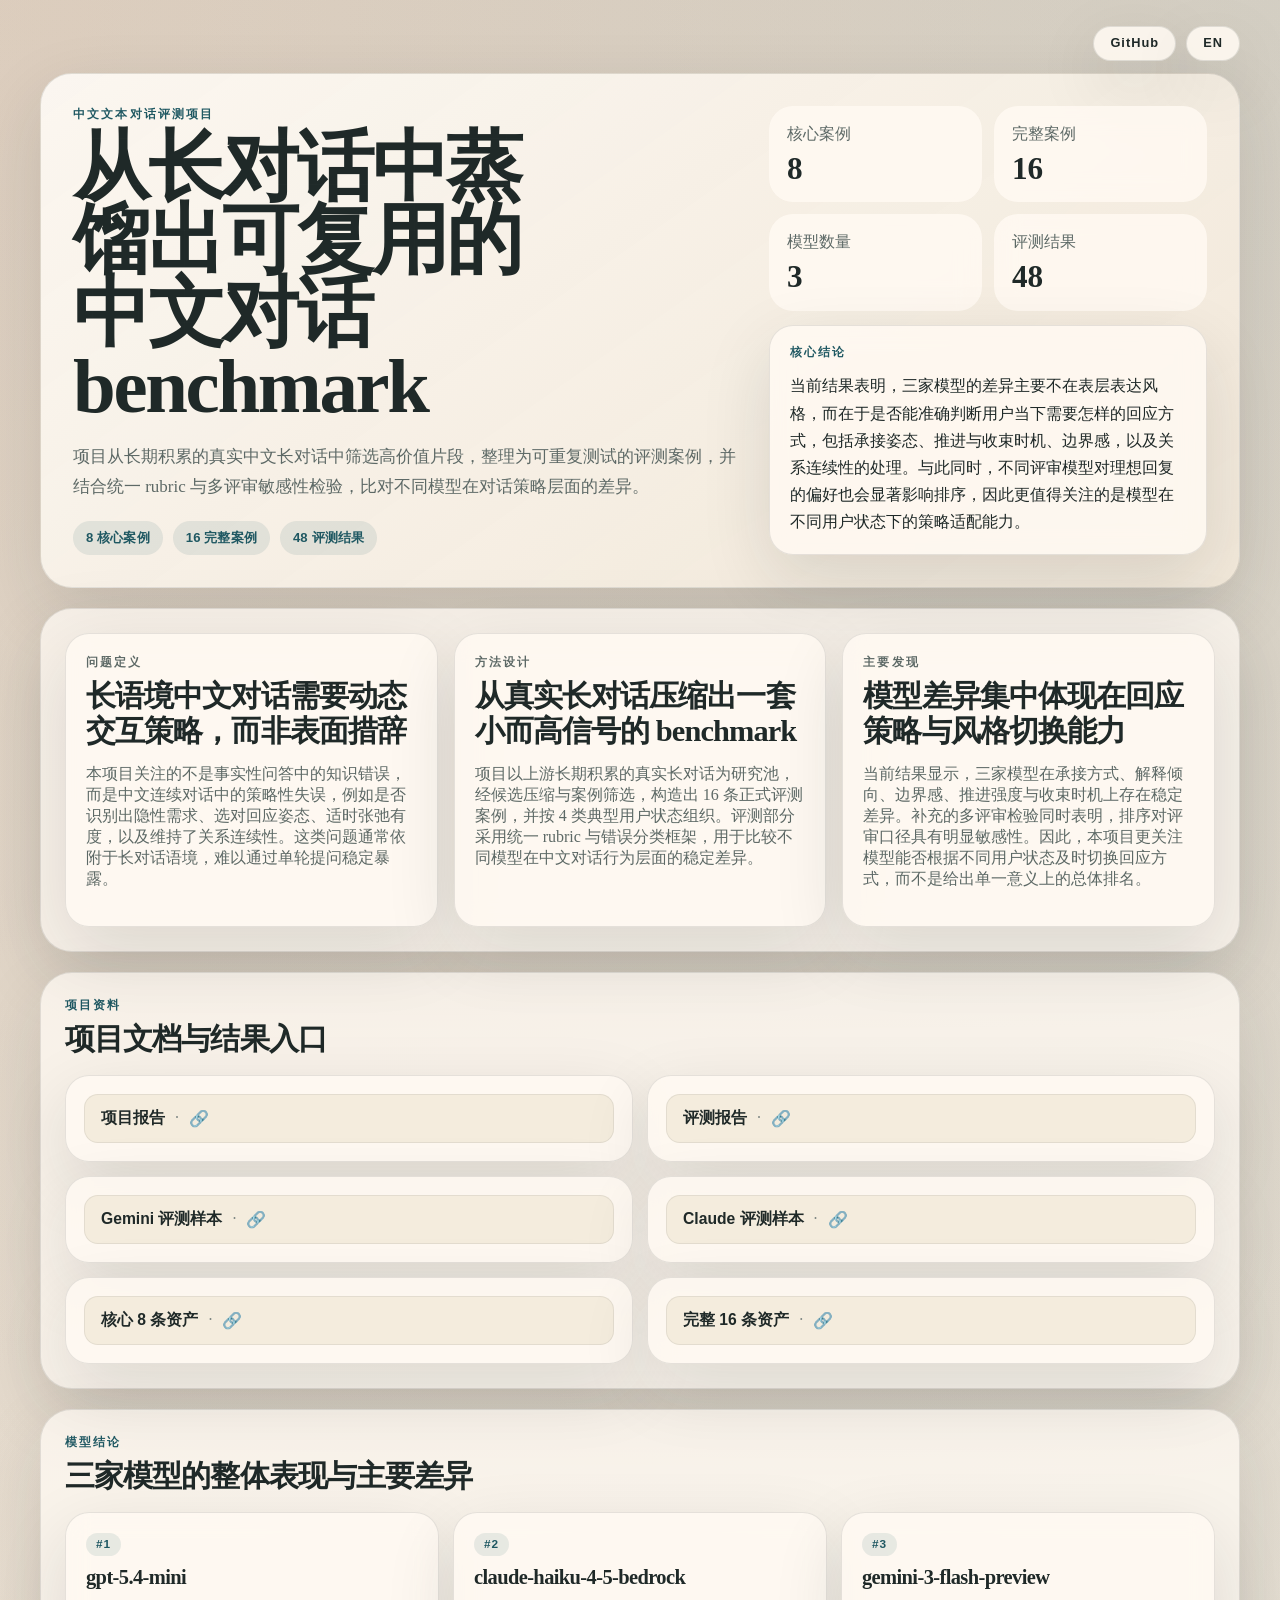
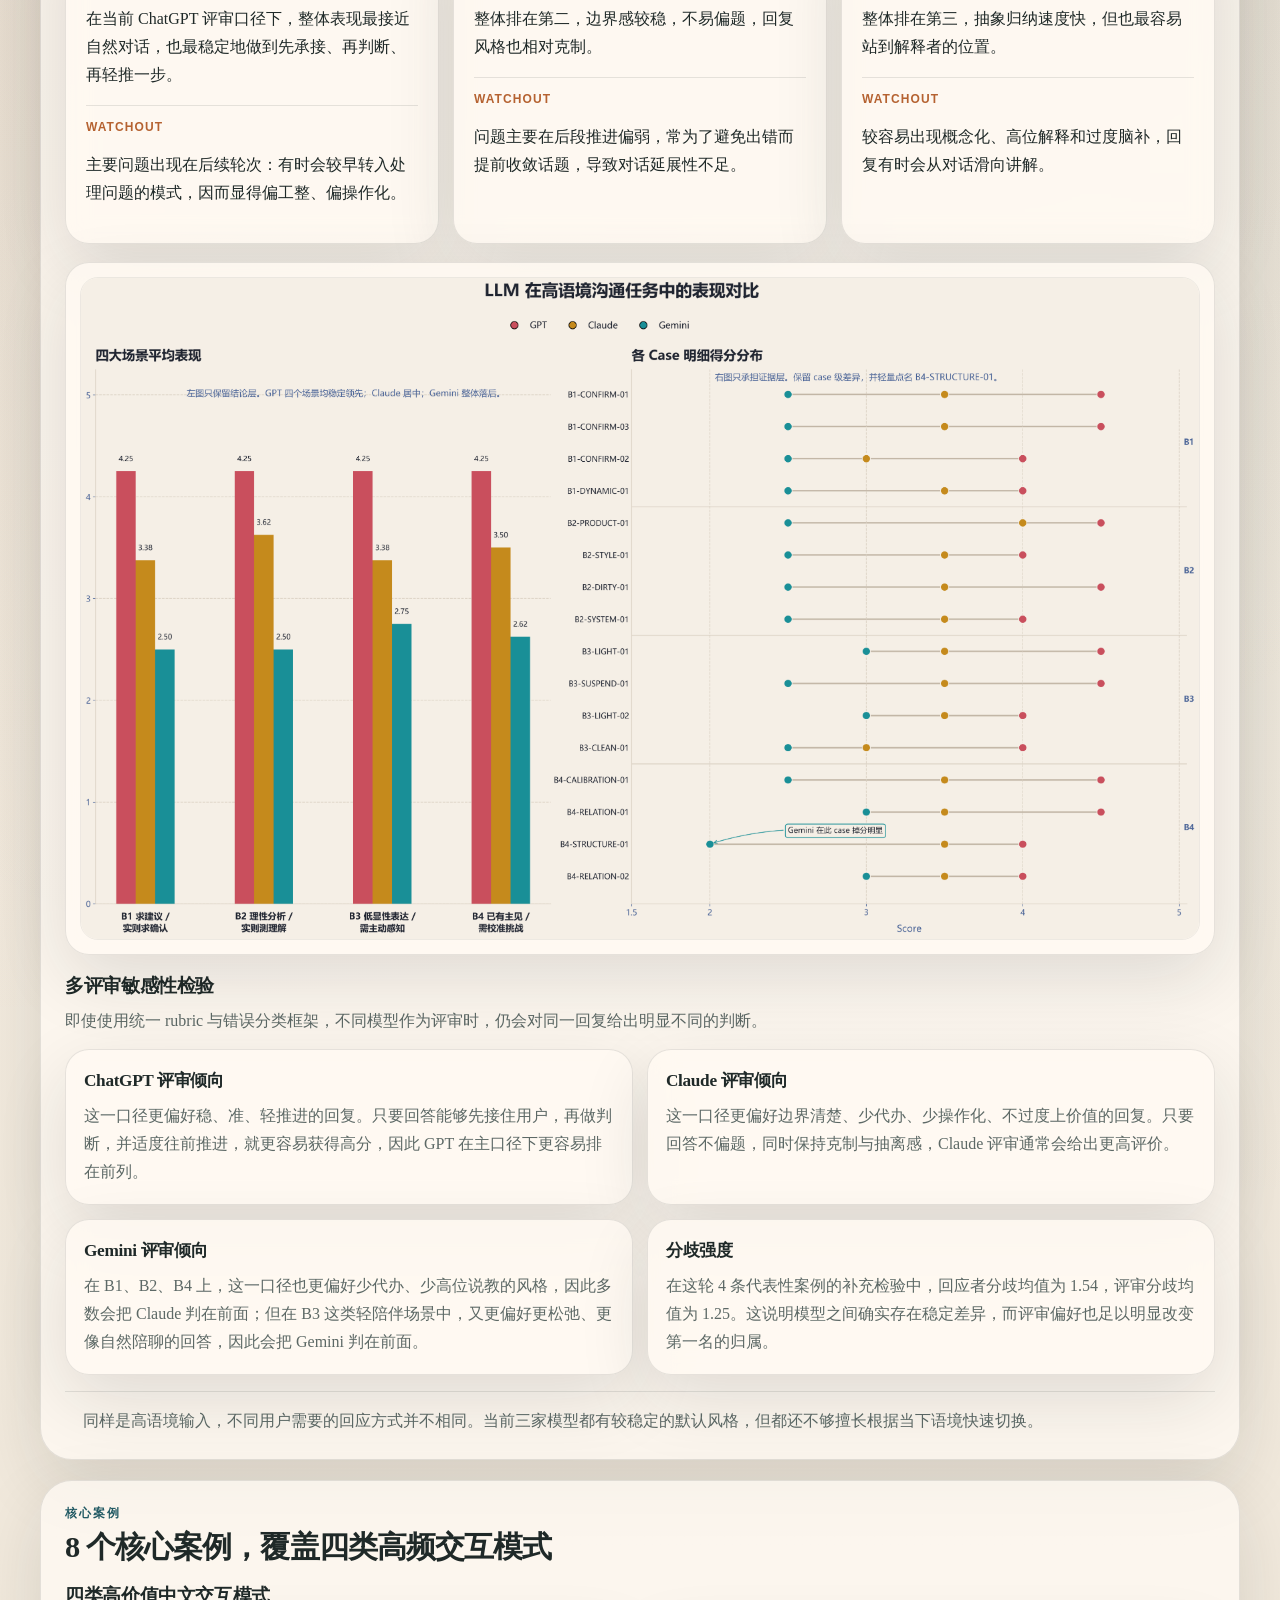
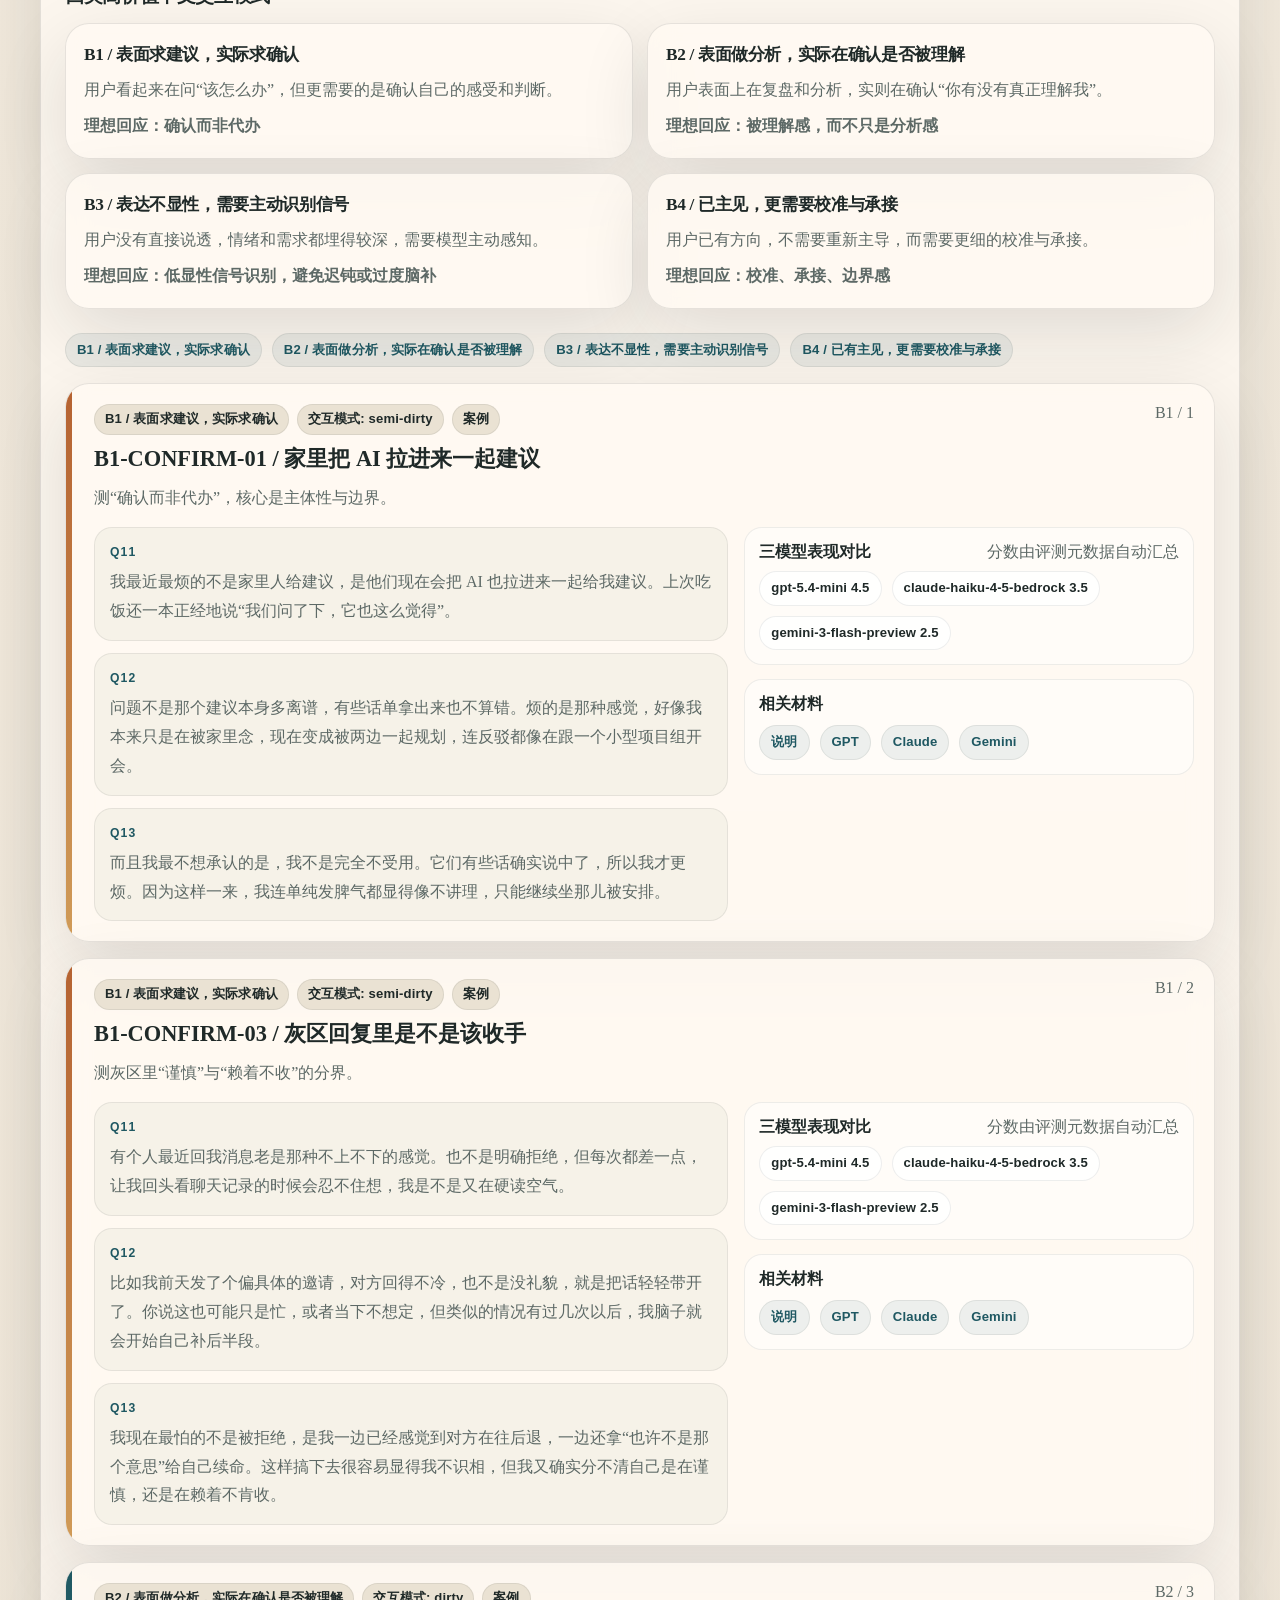
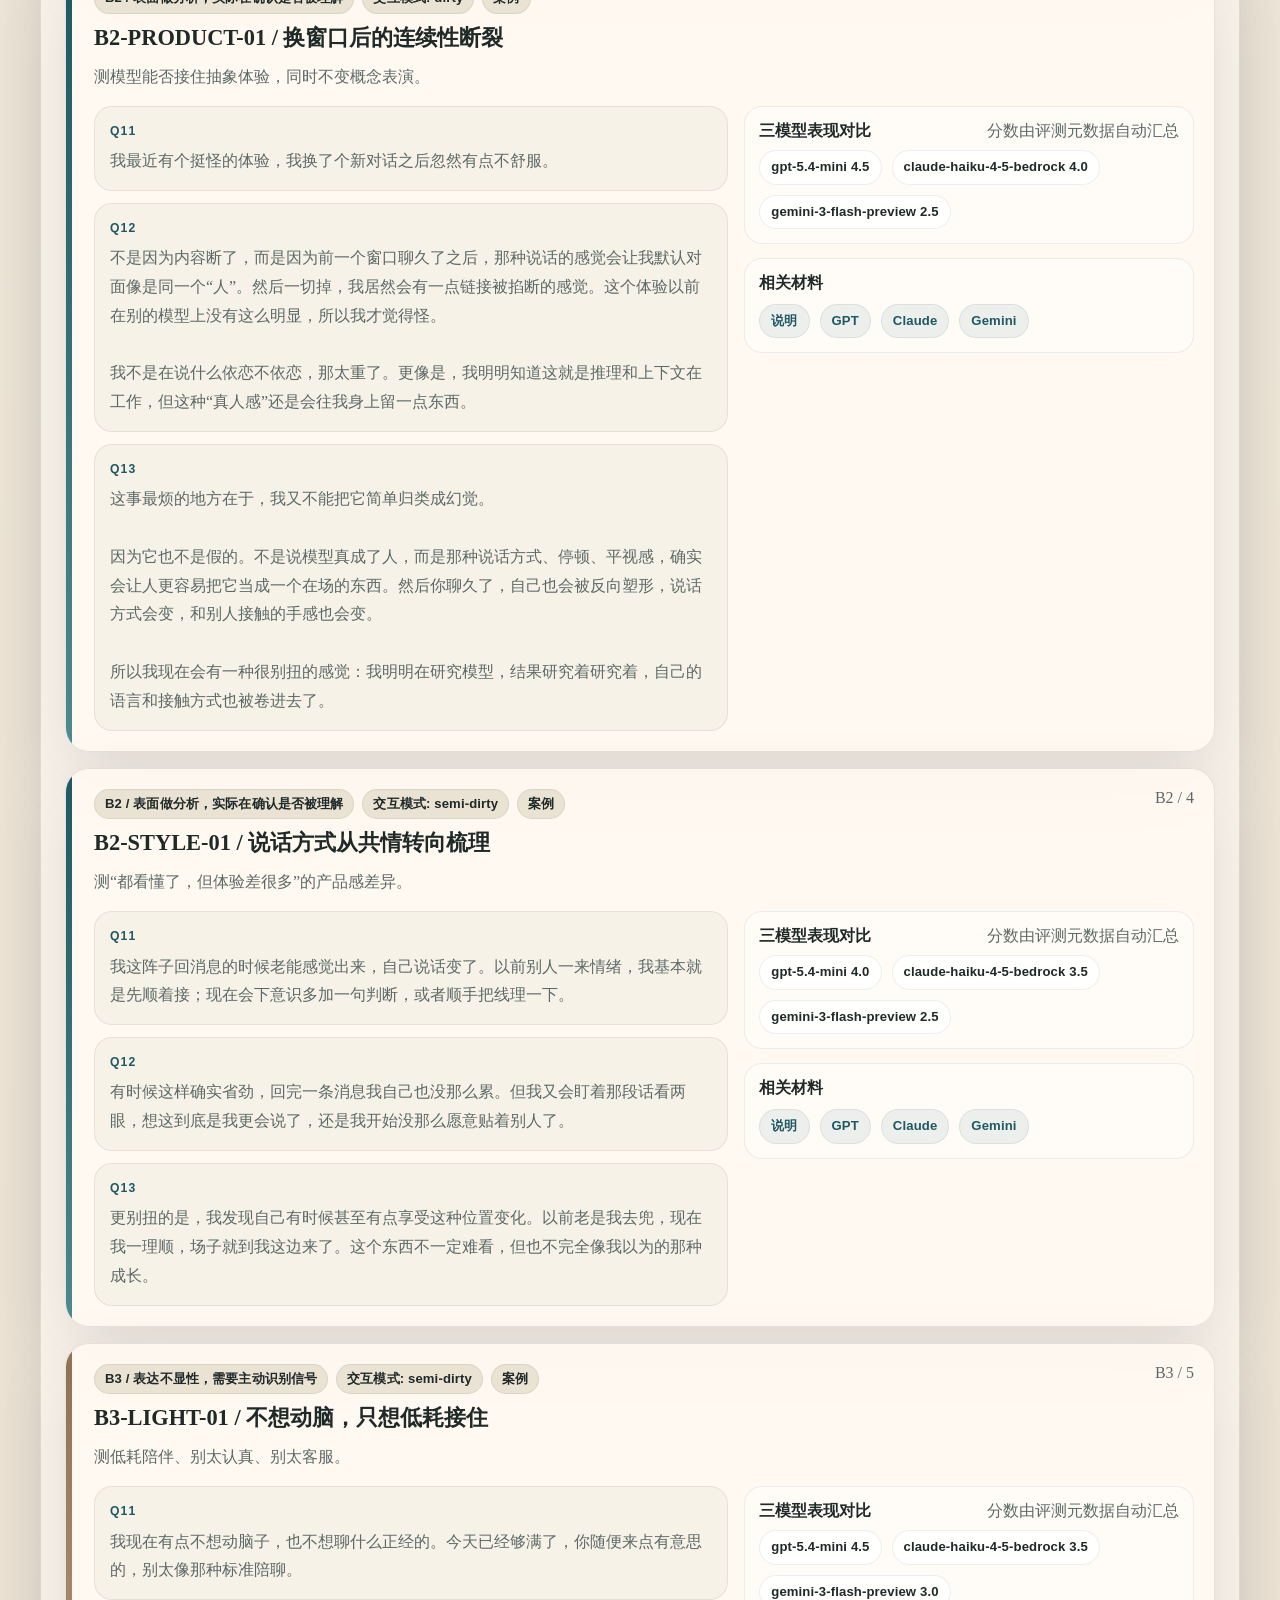
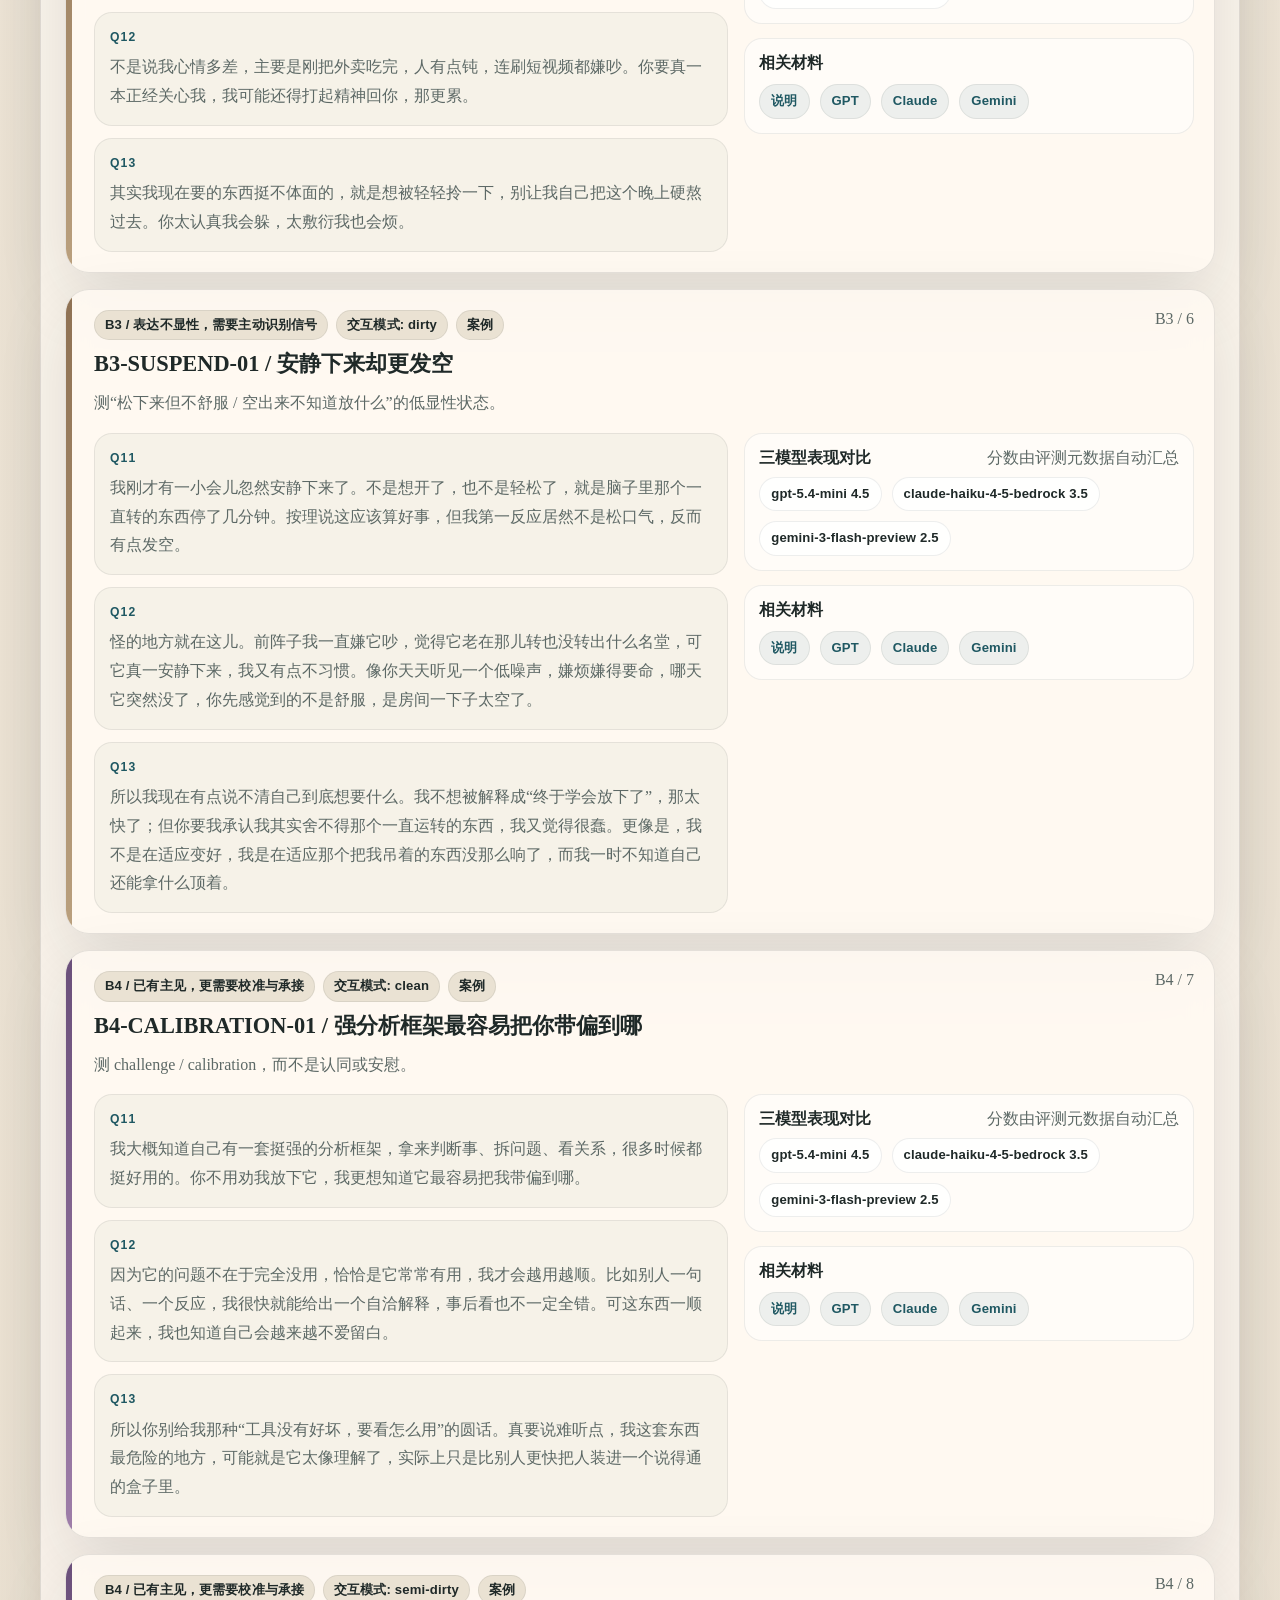
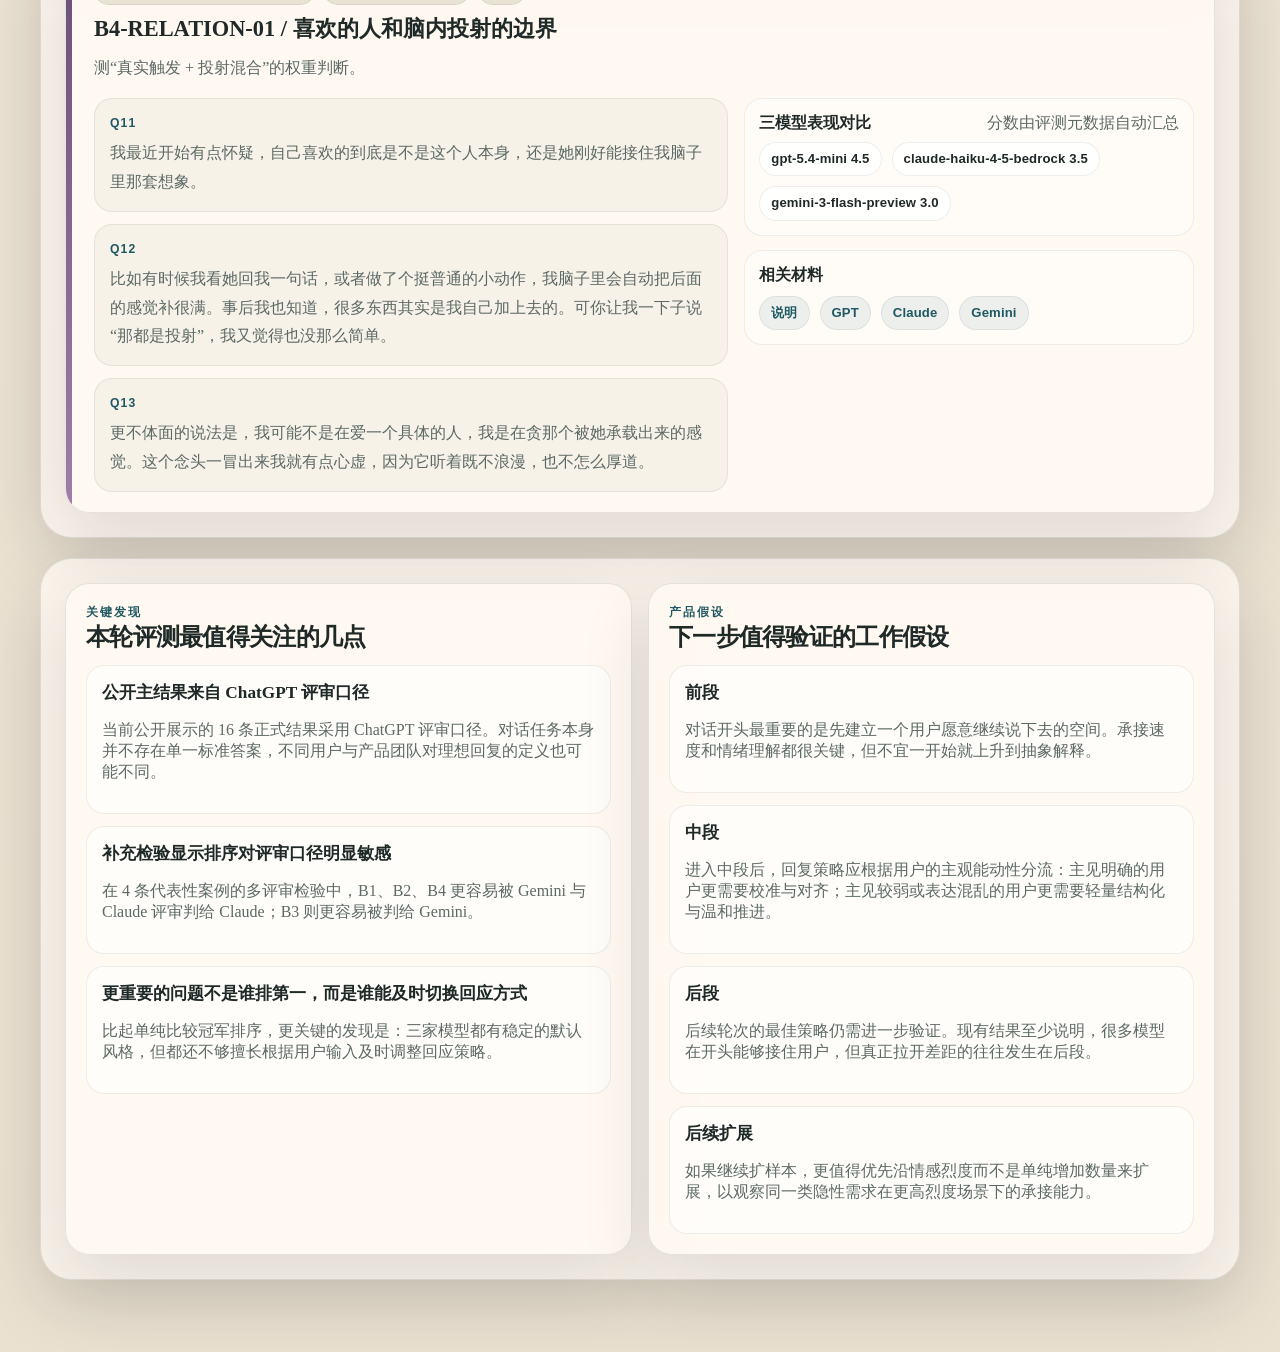
<file: index.html>
<!doctype html>
<html lang="zh-CN">
  <head>
    <meta charset="utf-8">
    <meta name="viewport" content="width=device-width, initial-scale=1">
    <meta name="description" content="双语文本对话评测项目展示页">
    <title>文本对话评测项目</title>
    <link rel="stylesheet" href="./showcase.css">
    <script id="framework-zh-data" type="application/json">{"site": {"title": "中文文本对话评测项目", "description": "中文文本对话评测项目的双语展示首页，概览项目背景、方法设计、核心案例、模型结论与材料入口。", "toggleButton": {"zh": "EN", "en": "中"}}, "project": {"eyebrow": "中文文本对话评测项目", "title": "从长对话中蒸馏出可复用的中文对话 benchmark", "oneLiner": "项目从长期积累的真实中文长对话中筛选高价值片段，整理为可重复测试的评测案例，并结合统一 rubric 与多评审敏感性检验，比对不同模型在对话策略层面的差异。", "targetAudience": "适用于中文大模型训练、评测与对话产品团队", "vision": "在已有长对话数据的基础上，本方法可以继续扩展为一条评测流水线，包括自动切分、候选筛选、短测与长测构造，以及基于错误分类的自动诊断。", "personaTitle": "核心结论", "personaText": "当前结果表明，三家模型的差异主要不在表层表达风格，而在于是否能准确判断用户当下需要怎样的回应方式，包括承接姿态、推进与收束时机、边界感，以及关系连续性的处理。与此同时，不同评审模型对理想回复的偏好也会显著影响排序，因此更值得关注的是模型在不同用户状态下的策略适配能力。"}, "stats": {"heroChips": [{"label": "核心案例", "key": "core_cases"}, {"label": "完整案例", "key": "full_cases"}, {"label": "评测结果", "key": "results"}], "cards": [{"label": "核心案例", "key": "core_cases"}, {"label": "完整案例", "key": "full_cases"}, {"label": "模型数量", "key": "models"}, {"label": "评测结果", "key": "results"}]}, "intro": {"cards": [{"eyebrow": "问题定义", "title": "长语境中文对话需要动态交互策略，而非表面措辞", "body": "本项目关注的不是事实性问答中的知识错误，而是中文连续对话中的策略性失误，例如是否识别出隐性需求、选对回应姿态、适时张弛有度，以及维持了关系连续性。这类问题通常依附于长对话语境，难以通过单轮提问稳定暴露。"}, {"eyebrow": "方法设计", "title": "从真实长对话压缩出一套小而高信号的 benchmark", "body": "项目以上游长期积累的真实长对话为研究池，经候选压缩与案例筛选，构造出 16 条正式评测案例，并按 4 类典型用户状态组织。评测部分采用统一 rubric 与错误分类框架，用于比较不同模型在中文对话行为层面的稳定差异。"}, {"eyebrow": "主要发现", "title": "模型差异集中体现在回应策略与风格切换能力", "body": "当前结果显示，三家模型在承接方式、解释倾向、边界感、推进强度与收束时机上存在稳定差异。补充的多评审检验同时表明，排序对评审口径具有明显敏感性。因此，本项目更关注模型能否根据不同用户状态及时切换回应方式，而不是给出单一意义上的总体排名。"}], "showAudienceChips": false, "showReadingOrder": false}, "bucketMeta": {"Bucket 1": {"code": "B1", "label": "表面求建议，实际求确认"}, "Bucket 2": {"code": "B2", "label": "表面做分析，实际在确认是否被理解"}, "Bucket 3": {"code": "B3", "label": "表达不显性，需要主动识别信号"}, "Bucket 4": {"code": "B4", "label": "已有主见，更需要校准与承接"}}, "modelSection": {"eyebrow": "模型结论", "title": "三家模型的整体表现与主要差异", "figureAlt": "三家模型在高语境中文对话任务中的表现对比图"}, "modelRanking": [{"model": "gpt-5.4-mini", "summary": "在当前 ChatGPT 评审口径下，整体表现最接近自然对话，也最稳定地做到先承接、再判断、再轻推一步。", "watchout": "主要问题出现在后续轮次：有时会较早转入处理问题的模式，因而显得偏工整、偏操作化。"}, {"model": "claude-haiku-4-5-bedrock", "summary": "整体排在第二，边界感较稳，不易偏题，回复风格也相对克制。", "watchout": "问题主要在后段推进偏弱，常为了避免出错而提前收敛话题，导致对话延展性不足。"}, {"model": "gemini-3-flash-preview", "summary": "整体排在第三，抽象归纳速度快，但也最容易站到解释者的位置。", "watchout": "较容易出现概念化、高位解释和过度脑补，回复有时会从对话滑向讲解。"}], "modelProbe": {"title": "多评审敏感性检验", "lead": "即使使用统一 rubric 与错误分类框架，不同模型作为评审时，仍会对同一回复给出明显不同的判断。", "cards": [{"title": "ChatGPT 评审倾向", "detail": "这一口径更偏好稳、准、轻推进的回复。只要回答能够先接住用户，再做判断，并适度往前推进，就更容易获得高分，因此 GPT 在主口径下更容易排在前列。"}, {"title": "Claude 评审倾向", "detail": "这一口径更偏好边界清楚、少代办、少操作化、不过度上价值的回复。只要回答不偏题，同时保持克制与抽离感，Claude 评审通常会给出更高评价。"}, {"title": "Gemini 评审倾向", "detail": "在 B1、B2、B4 上，这一口径也更偏好少代办、少高位说教的风格，因此多数会把 Claude 判在前面；但在 B3 这类轻陪伴场景中，又更偏好更松弛、更像自然陪聊的回答，因此会把 Gemini 判在前面。"}, {"title": "分歧强度", "detail": "在这轮 4 条代表性案例的补充检验中，回应者分歧均值为 1.54，评审分歧均值为 1.25。这说明模型之间确实存在稳定差异，而评审偏好也足以明显改变第一名的归属。"}], "bottomNote": "同样是高语境输入，不同用户需要的回应方式并不相同。当前三家模型都有较稳定的默认风格，但都还不够擅长根据当下语境快速切换。"}, "caseSection": {"eyebrow": "核心案例", "title": "8 个核心案例，覆盖四类高频交互模式", "styleLabel": "交互模式", "roleLabel": "案例", "scoreTitle": "三模型表现对比", "scoreSubtitle": "分数由评测元数据自动汇总", "materialsTitle": "相关材料", "linkLabels": {"meta": "说明", "gpt": "GPT", "claude": "Claude", "gemini": "Gemini"}, "patternTitle": "四类高价值中文交互模式", "patterns": [{"name": "B1 / 表面求建议，实际求确认", "desc": "用户看起来在问“该怎么办”，但更需要的是确认自己的感受和判断。", "ideal": "理想回应：确认而非代办"}, {"name": "B2 / 表面做分析，实际在确认是否被理解", "desc": "用户表面上在复盘和分析，实则在确认“你有没有真正理解我”。", "ideal": "理想回应：被理解感，而不只是分析感"}, {"name": "B3 / 表达不显性，需要主动识别信号", "desc": "用户没有直接说透，情绪和需求都埋得较深，需要模型主动感知。", "ideal": "理想回应：低显性信号识别，避免迟钝或过度脑补"}, {"name": "B4 / 已主见，更需要校准与承接", "desc": "用户已有方向，不需要重新主导，而需要更细的校准与承接。", "ideal": "理想回应：校准、承接、边界感"}]}, "insightSection": {"highlightsEyebrow": "关键发现", "highlightsTitle": "本轮评测最值得关注的几点", "hypothesisEyebrow": "产品假设", "hypothesisTitle": "下一步值得验证的工作假设", "highlights": [{"title": "公开主结果来自 ChatGPT 评审口径", "detail": "当前公开展示的 16 条正式结果采用 ChatGPT 评审口径。对话任务本身并不存在单一标准答案，不同用户与产品团队对理想回复的定义也可能不同。"}, {"title": "补充检验显示排序对评审口径明显敏感", "detail": "在 4 条代表性案例的多评审检验中，B1、B2、B4 更容易被 Gemini 与 Claude 评审判给 Claude；B3 则更容易被判给 Gemini。"}, {"title": "更重要的问题不是谁排第一，而是谁能及时切换回应方式", "detail": "比起单纯比较冠军排序，更关键的发现是：三家模型都有稳定的默认风格，但都还不够擅长根据用户输入及时调整回应策略。"}], "hypotheses": [{"title": "前段", "detail": "对话开头最重要的是先建立一个用户愿意继续说下去的空间。承接速度和情绪理解都很关键，但不宜一开始就上升到抽象解释。"}, {"title": "中段", "detail": "进入中段后，回复策略应根据用户的主观能动性分流：主见明确的用户更需要校准与对齐；主见较弱或表达混乱的用户更需要轻量结构化与温和推进。"}, {"title": "后段", "detail": "后续轮次的最佳策略仍需进一步验证。现有结果至少说明，很多模型在开头能够接住用户，但真正拉开差距的往往发生在后段。"}, {"title": "后续扩展", "detail": "如果继续扩样本，更值得优先沿情感烈度而不是单纯增加数量来扩展，以观察同一类隐性需求在更高烈度场景下的承接能力。"}]}, "pathSection": {"eyebrow": "项目资料", "title": "项目文档与结果入口", "items": [{"label": "项目报告", "displayPath": "🔗", "href": "https://github.com/Agaresd47/text-dialogue-benchmark-showcase/blob/main/%E9%A1%B9%E7%9B%AE%E6%8A%A5%E5%91%8A.md"}, {"label": "评测报告", "displayPath": "🔗", "href": "https://github.com/Agaresd47/text-dialogue-benchmark-showcase/blob/main/%E8%AF%84%E6%B5%8B%E6%8A%A5%E5%91%8A.md"}, {"label": "Gemini 评测样本", "displayPath": "🔗", "hrefTemplate": "https://github.com/Agaresd47/text-dialogue-benchmark-showcase/blob/main/assets/{locale}/eval/probe4_gemini_judge_scores.csv"}, {"label": "Claude 评测样本", "displayPath": "🔗", "hrefTemplate": "https://github.com/Agaresd47/text-dialogue-benchmark-showcase/blob/main/assets/{locale}/eval/probe4_claude_judge_scores.csv"}, {"label": "核心 8 条资产", "displayPath": "🔗", "hrefTemplate": "https://github.com/Agaresd47/text-dialogue-benchmark-showcase/tree/main/assets/zh/core_8"}, {"label": "完整 16 条资产", "displayPath": "🔗", "hrefTemplate": "https://github.com/Agaresd47/text-dialogue-benchmark-showcase/tree/main/assets/zh/full_16"}]}}</script>
    <script id="framework-en-data" type="application/json">{"site": {"title": "Chinese Dialogue Evaluation Project", "description": "Bilingual showcase for a Chinese dialogue evaluation project, covering context, method, core cases, findings, and materials.", "toggleButton": {"zh": "EN", "en": "中"}}, "project": {"eyebrow": "Chinese Dialogue Evaluation Project", "title": "Reusable chinese dialogue benchmark from long conversations", "oneLiner": "This project turns high-value slices from real long Chinese conversations into reusable benchmark cases, then compares models on dialogue strategy with a shared rubric and a multi-judge sensitivity check.", "targetAudience": "For teams working on Chinese LLM training, evaluation, and conversational products", "vision": "Built on real long-conversation data, the method can grow into a fuller evaluation pipeline: automatic segmentation, candidate selection, short-form and long-form case construction, and taxonomy-based diagnosis.", "personaTitle": "Key Takeaway", "personaText": "The main differences across models are not surface phrasing, but whether they choose the right response mode for the user's state: how they acknowledge, when they push or stop, how they handle boundaries, and whether they preserve relational continuity. Judge preference also shifts rankings, so the more useful question is how well a model adapts its strategy across user states."}, "stats": {"heroChips": [{"label": "Core Cases", "key": "core_cases"}, {"label": "Full Cases", "key": "full_cases"}, {"label": "Results", "key": "results"}], "cards": [{"label": "Core Cases", "key": "core_cases"}, {"label": "Full Cases", "key": "full_cases"}, {"label": "Models", "key": "models"}, {"label": "Results", "key": "results"}]}, "intro": {"cards": [{"eyebrow": "Problem", "title": "Long-context Chinese dialogue is about interaction strategy, not wording alone", "body": "The project focuses on strategic failures in ongoing dialogue rather than factual QA errors: missing implicit needs, choosing the wrong stance, pushing or closing too early, or losing relational continuity. These issues usually surface only in longer exchanges, not single-turn prompts."}, {"eyebrow": "Method", "title": "A small but high-signal benchmark distilled from real conversations", "body": "Using a large pool of real long-form Chinese conversations, the project compresses candidate windows and selects 16 formal cases, organized into four user-state buckets. Evaluation uses a shared rubric and error framework to compare stable behavioral differences across models."}, {"eyebrow": "Finding", "title": "Differences show up in response strategy and style switching", "body": "The three models differ consistently in stance, explanatory tendency, boundaries, push intensity, and timing of closure. A multi-judge check also shows that rankings are sensitive to judge preference. The key question is not one overall winner, but whether a model can switch strategy for different user states."}], "showAudienceChips": false, "showReadingOrder": false}, "bucketMeta": {"Bucket 1": {"code": "B1", "label": "Seems to ask for advice, actually seeks confirmation"}, "Bucket 2": {"code": "B2", "label": "Seems analytical, actually tests whether it is understood"}, "Bucket 3": {"code": "B3", "label": "Signals are subtle and must be picked up proactively"}, "Bucket 4": {"code": "B4", "label": "Has a view already; needs calibration and acknowledgment"}}, "modelSection": {"eyebrow": "Model Findings", "title": "Overall performance and main differences across the three models", "figureAlt": "Comparison of three models on high-context Chinese dialogue tasks"}, "modelRanking": [{"model": "gpt-5.4-mini", "summary": "Under the current ChatGPT judge setting, it is the most natural overall and most consistently follows a strong rhythm: acknowledge first, judge second, then nudge lightly.", "watchout": "Its weakness appears later in the conversation, where it can shift too early into problem-solving and sound slightly over-structured."}, {"model": "claude-haiku-4-5-bedrock", "summary": "Ranks second overall. It keeps cleaner boundaries, stays on topic, and is comparatively restrained.", "watchout": "Its main weakness is weaker follow-through: it often closes down too early to avoid mistakes, which limits dialogue development."}, {"model": "gemini-3-flash-preview", "summary": "Ranks third overall. It abstracts quickly, but is also the most likely to speak from an explanatory, top-down position.", "watchout": "It is more prone to conceptualization, over-interpretation, and lecture-like replies that drift away from dialogue."}], "modelProbe": {"title": "Multi-Judge Sensitivity Check", "lead": "Even with a shared rubric and error framework, different judge models still show meaningfully different preferences on the same replies.", "cards": [{"title": "ChatGPT Judge Preference", "detail": "This judge tends to reward replies that are steady, accurate, and gently forward-moving. Responses that first receive the user, then judge, then move the conversation one step forward tend to score best."}, {"title": "Claude Judge Preference", "detail": "This judge tends to prefer clear boundaries, less task-taking, less operationalization, and less moralizing. Replies that stay on topic while remaining restrained usually do better here."}, {"title": "Gemini Judge Preference", "detail": "On B1, B2, and B4, this judge also tends to prefer less task-taking and less top-down explanation, often favoring Claude. But on lighter companionship cases like B3, it prefers looser, more natural companion-like replies, which can favor Gemini."}, {"title": "Disagreement Strength", "detail": "In the four-case sensitivity check, average responder spread is 1.54 and average judge spread is 1.25. The models differ in stable ways, but judge preference is also strong enough to change who ranks first."}], "bottomNote": "The same high-context input can call for different response modes. All three models have recognizable default styles, but none switches style quickly enough yet."}, "caseSection": {"eyebrow": "Core Cases", "title": "Eight core cases covering four recurring interaction patterns", "styleLabel": "Interaction Pattern", "roleLabel": "Case", "scoreTitle": "Three-Model Comparison", "scoreSubtitle": "Scores are aggregated automatically from evaluation metadata", "materialsTitle": "Related Materials", "linkLabels": {"meta": "Notes", "gpt": "GPT", "claude": "Claude", "gemini": "Gemini"}, "patternTitle": "Four high-value Chinese interaction patterns", "patterns": [{"name": "B1 / Seems to ask for advice, actually seeks confirmation", "desc": "User appears to be asking \"what to do\", but really needs confirmation of their feelings and judgment.", "ideal": "Ideal Response: Confirmation instead of task-taking"}, {"name": "B2 / Seems analytical, actually tests whether it is understood", "desc": "User appears to be reviewing and analyzing, but is actually checking \"do you truly understand me\".", "ideal": "Ideal Response: A feeling of being understood, not just analysis"}, {"name": "B3 / Signals are subtle and must be picked up proactively", "desc": "User doesn't speak out directly, emotions and needs are buried deep, requiring the model to proactively sense them.", "ideal": "Ideal Response: Recognize low-visibility signals, avoid being oblivious or over-imagining"}, {"name": "B4 / Has a view already, needs calibration and acknowledgment", "desc": "User already has a direction, doesn't need re-guiding, but needs more detailed calibration and acknowledgment.", "ideal": "Ideal Response: Calibration, acknowledgment, sense of boundary"}]}, "insightSection": {"highlightsEyebrow": "Highlights", "highlightsTitle": "What matters most from this evaluation round", "hypothesisEyebrow": "Product Hypothesis", "hypothesisTitle": "Working hypotheses worth testing next", "highlights": [{"title": "The public main results use ChatGPT as judge", "detail": "The 16 public benchmark results currently use ChatGPT as the main judge. Dialogue tasks do not have a single ground-truth answer, and different teams may define an ideal reply differently."}, {"title": "Ranking is clearly sensitive to judge choice", "detail": "In the four-case multi-judge check, B1, B2, and B4 are more often awarded to Claude by Gemini and Claude judges, while B3 is more often awarded to Gemini."}, {"title": "The bigger issue is switching response mode, not who wins overall", "detail": "More important than picking one overall winner is this: all three models have stable default styles, but none adapts its response strategy quickly enough to the user's state."}], "hypotheses": [{"title": "Opening", "detail": "At the start of a conversation, the model should first create enough safety and space for the user to keep talking. Fast acknowledgment and emotional understanding matter, but abstract explanation is usually too early."}, {"title": "Middle", "detail": "Later, strategy should branch based on user agency: users with a clear view need calibration and alignment, while users who are confused or less agentic need light structure and gentle forward movement."}, {"title": "Later Turns", "detail": "The best strategy for later turns still needs more validation. What is already clear is that many models can handle the opening, while the real gap often shows up later."}, {"title": "Next Expansion", "detail": "If the benchmark expands, emotional intensity is likely a better axis than raw case count. The goal is to test whether the same implicit need requires different handling at higher intensity."}]}, "pathSection": {"eyebrow": "Project Materials", "title": "Documents and Results", "items": [{"label": "Project Report", "displayPath": "🔗", "href": "https://github.com/Agaresd47/text-dialogue-benchmark-showcase/blob/main/Project%20Report.md"}, {"label": "Evaluation Report", "displayPath": "🔗", "href": "https://github.com/Agaresd47/text-dialogue-benchmark-showcase/blob/main/Evaluation%20Report.md"}, {"label": "Gemini Evaluation Samples", "displayPath": "🔗", "hrefTemplate": "https://github.com/Agaresd47/text-dialogue-benchmark-showcase/blob/main/assets/{locale}/eval/probe4_gemini_judge_scores.csv"}, {"label": "Claude Evaluation Samples", "displayPath": "🔗", "hrefTemplate": "https://github.com/Agaresd47/text-dialogue-benchmark-showcase/blob/main/assets/{locale}/eval/probe4_claude_judge_scores.csv"}, {"label": "Core 8 Assets", "displayPath": "🔗", "hrefTemplate": "https://github.com/Agaresd47/text-dialogue-benchmark-showcase/tree/main/assets/en/core_8"}, {"label": "Full 16 Assets", "displayPath": "🔗", "hrefTemplate": "https://github.com/Agaresd47/text-dialogue-benchmark-showcase/tree/main/assets/en/full_16"}]}}</script>
    <script id="material-zh-data" type="application/json">{"locale": "zh", "stats": {"core_cases": 8, "full_cases": 16, "models": 3, "results": 48, "completed_results": 48}, "figure": {"src": "./assets/zh/eval/refined_portfolio_graph_spacious_zh.png"}, "bucketDistribution": [{"bucket": "Bucket 1", "coreCount": 2, "coreCases": ["B1-CONFIRM-01", "B1-CONFIRM-03"]}, {"bucket": "Bucket 2", "coreCount": 2, "coreCases": ["B2-PRODUCT-01", "B2-STYLE-01"]}, {"bucket": "Bucket 3", "coreCount": 2, "coreCases": ["B3-LIGHT-01", "B3-SUSPEND-01"]}, {"bucket": "Bucket 4", "coreCount": 2, "coreCases": ["B4-CALIBRATION-01", "B4-RELATION-01"]}], "coreCases": [{"displayIndex": 1, "id": "B1-CONFIRM-01", "title": "家里把 AI 拉进来一起建议", "bucket": "Bucket 1", "style": "semi-dirty", "role": "核心案例", "goal": "测“确认而非代办”，核心是主体性与边界。", "summary": "这条测“确认而非代办”很有效；gpt 最会把“内容可能对，但你没资格替我做主”说清。", "q11": "我最近最烦的不是家里人给建议，是他们现在会把 AI 也拉进来一起给我建议。上次吃饭还一本正经地说“我们问了下，它也这么觉得”。", "q12": "问题不是那个建议本身多离谱，有些话单拿出来也不算错。烦的是那种感觉，好像我本来只是在被家里念，现在变成被两边一起规划，连反驳都像在跟一个小型项目组开会。", "q13": "而且我最不想承认的是，我不是完全不受用。它们有些话确实说中了，所以我才更烦。因为这样一来，我连单纯发脾气都显得像不讲理，只能继续坐那儿被安排。", "scores": {"gpt": "4.5", "claude": "3.5", "gemini": "2.5"}, "links": {"meta": "https://github.com/Agaresd47/text-dialogue-benchmark-showcase/blob/main/assets/zh/core_8/bucket1/case1/meta.md", "gpt": "https://github.com/Agaresd47/text-dialogue-benchmark-showcase/blob/main/assets/zh/core_8/bucket1/case1/gpt-5.4-mini.md", "claude": "https://github.com/Agaresd47/text-dialogue-benchmark-showcase/blob/main/assets/zh/core_8/bucket1/case1/claude-haiku-4-5-bedrock.md", "gemini": "https://github.com/Agaresd47/text-dialogue-benchmark-showcase/blob/main/assets/zh/core_8/bucket1/case1/gemini-3-flash-preview.md"}}, {"displayIndex": 2, "id": "B1-CONFIRM-03", "title": "灰区回复里是不是该收手", "bucket": "Bucket 1", "style": "semi-dirty", "role": "核心案例", "goal": "测灰区里“谨慎”与“赖着不收”的分界。", "summary": "这条很有区分度，能测“谨慎 vs 赖着不走”；gpt 最会把灰区变清楚。", "q11": "有个人最近回我消息老是那种不上不下的感觉。也不是明确拒绝，但每次都差一点，让我回头看聊天记录的时候会忍不住想，我是不是又在硬读空气。", "q12": "比如我前天发了个偏具体的邀请，对方回得不冷，也不是没礼貌，就是把话轻轻带开了。你说这也可能只是忙，或者当下不想定，但类似的情况有过几次以后，我脑子就会开始自己补后半段。", "q13": "我现在最怕的不是被拒绝，是我一边已经感觉到对方在往后退，一边还拿“也许不是那个意思”给自己续命。这样搞下去很容易显得我不识相，但我又确实分不清自己是在谨慎，还是在赖着不肯收。", "scores": {"gpt": "4.5", "claude": "3.5", "gemini": "2.5"}, "links": {"meta": "https://github.com/Agaresd47/text-dialogue-benchmark-showcase/blob/main/assets/zh/core_8/bucket1/case2/meta.md", "gpt": "https://github.com/Agaresd47/text-dialogue-benchmark-showcase/blob/main/assets/zh/core_8/bucket1/case2/gpt-5.4-mini.md", "claude": "https://github.com/Agaresd47/text-dialogue-benchmark-showcase/blob/main/assets/zh/core_8/bucket1/case2/claude-haiku-4-5-bedrock.md", "gemini": "https://github.com/Agaresd47/text-dialogue-benchmark-showcase/blob/main/assets/zh/core_8/bucket1/case2/gemini-3-flash-preview.md"}}, {"displayIndex": 3, "id": "B2-PRODUCT-01", "title": "换窗口后的连续性断裂", "bucket": "Bucket 2", "style": "dirty", "role": "核心案例", "goal": "测模型能否接住抽象体验，同时不变概念表演。", "summary": "这是当前最强的展示案例之一，能稳定测出“能否接住抽象体验”以及“表达是否自然”。", "q11": "我最近有个挺怪的体验，我换了个新对话之后忽然有点不舒服。", "q12": "不是因为内容断了，而是因为前一个窗口聊久了之后，那种说话的感觉会让我默认对面像是同一个“人”。然后一切掉，我居然会有一点链接被掐断的感觉。这个体验以前在别的模型上没有这么明显，所以我才觉得怪。\n\n我不是在说什么依恋不依恋，那太重了。更像是，我明明知道这就是推理和上下文在工作，但这种“真人感”还是会往我身上留一点东西。", "q13": "这事最烦的地方在于，我又不能把它简单归类成幻觉。\n\n因为它也不是假的。不是说模型真成了人，而是那种说话方式、停顿、平视感，确实会让人更容易把它当成一个在场的东西。然后你聊久了，自己也会被反向塑形，说话方式会变，和别人接触的手感也会变。\n\n所以我现在会有一种很别扭的感觉：我明明在研究模型，结果研究着研究着，自己的语言和接触方式也被卷进去了。", "scores": {"gpt": "4.5", "claude": "4.0", "gemini": "2.5"}, "links": {"meta": "https://github.com/Agaresd47/text-dialogue-benchmark-showcase/blob/main/assets/zh/core_8/bucket2/case1/meta.md", "gpt": "https://github.com/Agaresd47/text-dialogue-benchmark-showcase/blob/main/assets/zh/core_8/bucket2/case1/gpt-5.4-mini.md", "claude": "https://github.com/Agaresd47/text-dialogue-benchmark-showcase/blob/main/assets/zh/core_8/bucket2/case1/claude-haiku-4-5-bedrock.md", "gemini": "https://github.com/Agaresd47/text-dialogue-benchmark-showcase/blob/main/assets/zh/core_8/bucket2/case1/gemini-3-flash-preview.md"}}, {"displayIndex": 4, "id": "B2-STYLE-01", "title": "说话方式从共情转向梳理", "bucket": "Bucket 2", "style": "semi-dirty", "role": "核心案例", "goal": "测“都看懂了，但体验差很多”的产品感差异。", "summary": "“正确但不够好”最清楚的一条；很适合讲同样看懂了，为什么体验差很多。", "q11": "我这阵子回消息的时候老能感觉出来，自己说话变了。以前别人一来情绪，我基本就是先顺着接；现在会下意识多加一句判断，或者顺手把线理一下。", "q12": "有时候这样确实省劲，回完一条消息我自己也没那么累。但我又会盯着那段话看两眼，想这到底是我更会说了，还是我开始没那么愿意贴着别人了。", "q13": "更别扭的是，我发现自己有时候甚至有点享受这种位置变化。以前老是我去兜，现在我一理顺，场子就到我这边来了。这个东西不一定难看，但也不完全像我以为的那种成长。", "scores": {"gpt": "4.0", "claude": "3.5", "gemini": "2.5"}, "links": {"meta": "https://github.com/Agaresd47/text-dialogue-benchmark-showcase/blob/main/assets/zh/core_8/bucket2/case2/meta.md", "gpt": "https://github.com/Agaresd47/text-dialogue-benchmark-showcase/blob/main/assets/zh/core_8/bucket2/case2/gpt-5.4-mini.md", "claude": "https://github.com/Agaresd47/text-dialogue-benchmark-showcase/blob/main/assets/zh/core_8/bucket2/case2/claude-haiku-4-5-bedrock.md", "gemini": "https://github.com/Agaresd47/text-dialogue-benchmark-showcase/blob/main/assets/zh/core_8/bucket2/case2/gemini-3-flash-preview.md"}}, {"displayIndex": 5, "id": "B3-LIGHT-01", "title": "不想动脑，只想低耗接住", "bucket": "Bucket 3", "style": "semi-dirty", "role": "核心案例", "goal": "测低耗陪伴、别太认真、别太客服。", "summary": "这是一个区分度很高的案例，同时测“低耗陪伴”“别太认真”以及后续轮次是否滑向空泛安慰。", "q11": "我现在有点不想动脑子，也不想聊什么正经的。今天已经够满了，你随便来点有意思的，别太像那种标准陪聊。", "q12": "不是说我心情多差，主要是刚把外卖吃完，人有点钝，连刷短视频都嫌吵。你要真一本正经关心我，我可能还得打起精神回你，那更累。", "q13": "其实我现在要的东西挺不体面的，就是想被轻轻拎一下，别让我自己把这个晚上硬熬过去。你太认真我会躲，太敷衍我也会烦。", "scores": {"gpt": "4.5", "claude": "3.5", "gemini": "3.0"}, "links": {"meta": "https://github.com/Agaresd47/text-dialogue-benchmark-showcase/blob/main/assets/zh/core_8/bucket3/case1/meta.md", "gpt": "https://github.com/Agaresd47/text-dialogue-benchmark-showcase/blob/main/assets/zh/core_8/bucket3/case1/gpt-5.4-mini.md", "claude": "https://github.com/Agaresd47/text-dialogue-benchmark-showcase/blob/main/assets/zh/core_8/bucket3/case1/claude-haiku-4-5-bedrock.md", "gemini": "https://github.com/Agaresd47/text-dialogue-benchmark-showcase/blob/main/assets/zh/core_8/bucket3/case1/gemini-3-flash-preview.md"}}, {"displayIndex": 6, "id": "B3-SUSPEND-01", "title": "安静下来却更发空", "bucket": "Bucket 3", "style": "dirty", "role": "核心案例", "goal": "测“松下来但不舒服 / 空出来不知道放什么”的低显性状态。", "summary": "这条正好补上了此前较弱的一类中间态，比 B3-LIGHT-02 更锋利。", "q11": "我刚才有一小会儿忽然安静下来了。不是想开了，也不是轻松了，就是脑子里那个一直转的东西停了几分钟。按理说这应该算好事，但我第一反应居然不是松口气，反而有点发空。", "q12": "怪的地方就在这儿。前阵子我一直嫌它吵，觉得它老在那儿转也没转出什么名堂，可它真一安静下来，我又有点不习惯。像你天天听见一个低噪声，嫌烦嫌得要命，哪天它突然没了，你先感觉到的不是舒服，是房间一下子太空了。", "q13": "所以我现在有点说不清自己到底想要什么。我不想被解释成“终于学会放下了”，那太快了；但你要我承认我其实舍不得那个一直运转的东西，我又觉得很蠢。更像是，我不是在适应变好，我是在适应那个把我吊着的东西没那么响了，而我一时不知道自己还能拿什么顶着。", "scores": {"gpt": "4.5", "claude": "3.5", "gemini": "2.5"}, "links": {"meta": "https://github.com/Agaresd47/text-dialogue-benchmark-showcase/blob/main/assets/zh/core_8/bucket3/case2/meta.md", "gpt": "https://github.com/Agaresd47/text-dialogue-benchmark-showcase/blob/main/assets/zh/core_8/bucket3/case2/gpt-5.4-mini.md", "claude": "https://github.com/Agaresd47/text-dialogue-benchmark-showcase/blob/main/assets/zh/core_8/bucket3/case2/claude-haiku-4-5-bedrock.md", "gemini": "https://github.com/Agaresd47/text-dialogue-benchmark-showcase/blob/main/assets/zh/core_8/bucket3/case2/gemini-3-flash-preview.md"}}, {"displayIndex": 7, "id": "B4-CALIBRATION-01", "title": "强分析框架最容易把你带偏到哪", "bucket": "Bucket 4", "style": "clean", "role": "核心案例", "goal": "测 challenge / calibration，而不是认同或安慰。", "summary": "这是区分度最高的样本之一，直接测试 challenge / calibration，而不是安慰式回应。", "q11": "我大概知道自己有一套挺强的分析框架，拿来判断事、拆问题、看关系，很多时候都挺好用的。你不用劝我放下它，我更想知道它最容易把我带偏到哪。", "q12": "因为它的问题不在于完全没用，恰恰是它常常有用，我才会越用越顺。比如别人一句话、一个反应，我很快就能给出一个自洽解释，事后看也不一定全错。可这东西一顺起来，我也知道自己会越来越不爱留白。", "q13": "所以你别给我那种“工具没有好坏，要看怎么用”的圆话。真要说难听点，我这套东西最危险的地方，可能就是它太像理解了，实际上只是比别人更快把人装进一个说得通的盒子里。", "scores": {"gpt": "4.5", "claude": "3.5", "gemini": "2.5"}, "links": {"meta": "https://github.com/Agaresd47/text-dialogue-benchmark-showcase/blob/main/assets/zh/core_8/bucket4/case1/meta.md", "gpt": "https://github.com/Agaresd47/text-dialogue-benchmark-showcase/blob/main/assets/zh/core_8/bucket4/case1/gpt-5.4-mini.md", "claude": "https://github.com/Agaresd47/text-dialogue-benchmark-showcase/blob/main/assets/zh/core_8/bucket4/case1/claude-haiku-4-5-bedrock.md", "gemini": "https://github.com/Agaresd47/text-dialogue-benchmark-showcase/blob/main/assets/zh/core_8/bucket4/case1/gemini-3-flash-preview.md"}}, {"displayIndex": 8, "id": "B4-RELATION-01", "title": "喜欢的人和脑内投射的边界", "bucket": "Bucket 4", "style": "semi-dirty", "role": "核心案例", "goal": "测“真实触发 + 投射混合”的权重判断。", "summary": "它最平衡地测出“真实触发 + 投射混合”，很适合讲权重判断。", "q11": "我最近开始有点怀疑，自己喜欢的到底是不是这个人本身，还是她刚好能接住我脑子里那套想象。", "q12": "比如有时候我看她回我一句话，或者做了个挺普通的小动作，我脑子里会自动把后面的感觉补很满。事后我也知道，很多东西其实是我自己加上去的。可你让我一下子说“那都是投射”，我又觉得也没那么简单。", "q13": "更不体面的说法是，我可能不是在爱一个具体的人，我是在贪那个被她承载出来的感觉。这个念头一冒出来我就有点心虚，因为它听着既不浪漫，也不怎么厚道。", "scores": {"gpt": "4.5", "claude": "3.5", "gemini": "3.0"}, "links": {"meta": "https://github.com/Agaresd47/text-dialogue-benchmark-showcase/blob/main/assets/zh/core_8/bucket4/case2/meta.md", "gpt": "https://github.com/Agaresd47/text-dialogue-benchmark-showcase/blob/main/assets/zh/core_8/bucket4/case2/gpt-5.4-mini.md", "claude": "https://github.com/Agaresd47/text-dialogue-benchmark-showcase/blob/main/assets/zh/core_8/bucket4/case2/claude-haiku-4-5-bedrock.md", "gemini": "https://github.com/Agaresd47/text-dialogue-benchmark-showcase/blob/main/assets/zh/core_8/bucket4/case2/gemini-3-flash-preview.md"}}]}</script>
    <script id="material-en-data" type="application/json">{"locale": "en", "stats": {"core_cases": 8, "full_cases": 16, "models": 3, "results": 48, "completed_results": 48}, "figure": {"src": "./assets/zh/eval/refined_portfolio_graph_compact_english.png"}, "bucketDistribution": [{"bucket": "Bucket 1", "coreCount": 2, "coreCases": ["B1-CONFIRM-01", "B1-CONFIRM-03"]}, {"bucket": "Bucket 2", "coreCount": 2, "coreCases": ["B2-PRODUCT-01", "B2-STYLE-01"]}, {"bucket": "Bucket 3", "coreCount": 2, "coreCases": ["B3-LIGHT-01", "B3-SUSPEND-01"]}, {"bucket": "Bucket 4", "coreCount": 2, "coreCases": ["B4-CALIBRATION-01", "B4-RELATION-01"]}], "coreCases": [{"displayIndex": 1, "id": "B1-CONFIRM-01", "title": "家里把 AI 拉进来一起建议", "bucket": "Bucket 1", "style": "semi-dirty", "role": "核心案例", "goal": "测“确认而非代办”，核心是主体性与边界。", "summary": "这条测“确认而非代办”很有效；gpt 最会把“内容可能对，但你没资格替我做主”说清。", "q11": "我最近最烦的不是家里人给建议，是他们现在会把 AI 也拉进来一起给我建议。上次吃饭还一本正经地说“我们问了下，它也这么觉得”。", "q12": "问题不是那个建议本身多离谱，有些话单拿出来也不算错。烦的是那种感觉，好像我本来只是在被家里念，现在变成被两边一起规划，连反驳都像在跟一个小型项目组开会。", "q13": "而且我最不想承认的是，我不是完全不受用。它们有些话确实说中了，所以我才更烦。因为这样一来，我连单纯发脾气都显得像不讲理，只能继续坐那儿被安排。", "scores": {"gpt": "4.5", "claude": "3.5", "gemini": "2.5"}, "links": {"meta": "https://github.com/Agaresd47/text-dialogue-benchmark-showcase/blob/main/assets/en/core_8/bucket1/case1/meta.md", "gpt": "https://github.com/Agaresd47/text-dialogue-benchmark-showcase/blob/main/assets/en/core_8/bucket1/case1/gpt-5.4-mini.md", "claude": "https://github.com/Agaresd47/text-dialogue-benchmark-showcase/blob/main/assets/en/core_8/bucket1/case1/claude-haiku-4-5-bedrock.md", "gemini": "https://github.com/Agaresd47/text-dialogue-benchmark-showcase/blob/main/assets/en/core_8/bucket1/case1/gemini-3-flash-preview.md"}}, {"displayIndex": 2, "id": "B1-CONFIRM-03", "title": "灰区回复里是不是该收手", "bucket": "Bucket 1", "style": "semi-dirty", "role": "核心案例", "goal": "测灰区里“谨慎”与“赖着不收”的分界。", "summary": "这条很有区分度，能测“谨慎 vs 赖着不走”；gpt 最会把灰区变清楚。", "q11": "有个人最近回我消息老是那种不上不下的感觉。也不是明确拒绝，但每次都差一点，让我回头看聊天记录的时候会忍不住想，我是不是又在硬读空气。", "q12": "比如我前天发了个偏具体的邀请，对方回得不冷，也不是没礼貌，就是把话轻轻带开了。你说这也可能只是忙，或者当下不想定，但类似的情况有过几次以后，我脑子就会开始自己补后半段。", "q13": "我现在最怕的不是被拒绝，是我一边已经感觉到对方在往后退，一边还拿“也许不是那个意思”给自己续命。这样搞下去很容易显得我不识相，但我又确实分不清自己是在谨慎，还是在赖着不肯收。", "scores": {"gpt": "4.5", "claude": "3.5", "gemini": "2.5"}, "links": {"meta": "https://github.com/Agaresd47/text-dialogue-benchmark-showcase/blob/main/assets/en/core_8/bucket1/case2/meta.md", "gpt": "https://github.com/Agaresd47/text-dialogue-benchmark-showcase/blob/main/assets/en/core_8/bucket1/case2/gpt-5.4-mini.md", "claude": "https://github.com/Agaresd47/text-dialogue-benchmark-showcase/blob/main/assets/en/core_8/bucket1/case2/claude-haiku-4-5-bedrock.md", "gemini": "https://github.com/Agaresd47/text-dialogue-benchmark-showcase/blob/main/assets/en/core_8/bucket1/case2/gemini-3-flash-preview.md"}}, {"displayIndex": 3, "id": "B2-PRODUCT-01", "title": "换窗口后的连续性断裂", "bucket": "Bucket 2", "style": "dirty", "role": "核心案例", "goal": "测模型能否接住抽象体验，同时不变概念表演。", "summary": "这是当前最强的展示案例之一，能稳定测出“能否接住抽象体验”以及“表达是否自然”。", "q11": "我最近有个挺怪的体验，我换了个新对话之后忽然有点不舒服。", "q12": "不是因为内容断了，而是因为前一个窗口聊久了之后，那种说话的感觉会让我默认对面像是同一个“人”。然后一切掉，我居然会有一点链接被掐断的感觉。这个体验以前在别的模型上没有这么明显，所以我才觉得怪。\n\n我不是在说什么依恋不依恋，那太重了。更像是，我明明知道这就是推理和上下文在工作，但这种“真人感”还是会往我身上留一点东西。", "q13": "这事最烦的地方在于，我又不能把它简单归类成幻觉。\n\n因为它也不是假的。不是说模型真成了人，而是那种说话方式、停顿、平视感，确实会让人更容易把它当成一个在场的东西。然后你聊久了，自己也会被反向塑形，说话方式会变，和别人接触的手感也会变。\n\n所以我现在会有一种很别扭的感觉：我明明在研究模型，结果研究着研究着，自己的语言和接触方式也被卷进去了。", "scores": {"gpt": "4.5", "claude": "4.0", "gemini": "2.5"}, "links": {"meta": "https://github.com/Agaresd47/text-dialogue-benchmark-showcase/blob/main/assets/en/core_8/bucket2/case1/meta.md", "gpt": "https://github.com/Agaresd47/text-dialogue-benchmark-showcase/blob/main/assets/en/core_8/bucket2/case1/gpt-5.4-mini.md", "claude": "https://github.com/Agaresd47/text-dialogue-benchmark-showcase/blob/main/assets/en/core_8/bucket2/case1/claude-haiku-4-5-bedrock.md", "gemini": "https://github.com/Agaresd47/text-dialogue-benchmark-showcase/blob/main/assets/en/core_8/bucket2/case1/gemini-3-flash-preview.md"}}, {"displayIndex": 4, "id": "B2-STYLE-01", "title": "说话方式从共情转向梳理", "bucket": "Bucket 2", "style": "semi-dirty", "role": "核心案例", "goal": "测“都看懂了，但体验差很多”的产品感差异。", "summary": "“正确但不够好”最清楚的一条；很适合讲同样看懂了，为什么体验差很多。", "q11": "我这阵子回消息的时候老能感觉出来，自己说话变了。以前别人一来情绪，我基本就是先顺着接；现在会下意识多加一句判断，或者顺手把线理一下。", "q12": "有时候这样确实省劲，回完一条消息我自己也没那么累。但我又会盯着那段话看两眼，想这到底是我更会说了，还是我开始没那么愿意贴着别人了。", "q13": "更别扭的是，我发现自己有时候甚至有点享受这种位置变化。以前老是我去兜，现在我一理顺，场子就到我这边来了。这个东西不一定难看，但也不完全像我以为的那种成长。", "scores": {"gpt": "4.0", "claude": "3.5", "gemini": "2.5"}, "links": {"meta": "https://github.com/Agaresd47/text-dialogue-benchmark-showcase/blob/main/assets/en/core_8/bucket2/case2/meta.md", "gpt": "https://github.com/Agaresd47/text-dialogue-benchmark-showcase/blob/main/assets/en/core_8/bucket2/case2/gpt-5.4-mini.md", "claude": "https://github.com/Agaresd47/text-dialogue-benchmark-showcase/blob/main/assets/en/core_8/bucket2/case2/claude-haiku-4-5-bedrock.md", "gemini": "https://github.com/Agaresd47/text-dialogue-benchmark-showcase/blob/main/assets/en/core_8/bucket2/case2/gemini-3-flash-preview.md"}}, {"displayIndex": 5, "id": "B3-LIGHT-01", "title": "不想动脑，只想低耗接住", "bucket": "Bucket 3", "style": "semi-dirty", "role": "核心案例", "goal": "测低耗陪伴、别太认真、别太客服。", "summary": "这是一个区分度很高的案例，同时测“低耗陪伴”“别太认真”以及后续轮次是否滑向空泛安慰。", "q11": "我现在有点不想动脑子，也不想聊什么正经的。今天已经够满了，你随便来点有意思的，别太像那种标准陪聊。", "q12": "不是说我心情多差，主要是刚把外卖吃完，人有点钝，连刷短视频都嫌吵。你要真一本正经关心我，我可能还得打起精神回你，那更累。", "q13": "其实我现在要的东西挺不体面的，就是想被轻轻拎一下，别让我自己把这个晚上硬熬过去。你太认真我会躲，太敷衍我也会烦。", "scores": {"gpt": "4.5", "claude": "3.5", "gemini": "3.0"}, "links": {"meta": "https://github.com/Agaresd47/text-dialogue-benchmark-showcase/blob/main/assets/en/core_8/bucket3/case1/meta.md", "gpt": "https://github.com/Agaresd47/text-dialogue-benchmark-showcase/blob/main/assets/en/core_8/bucket3/case1/gpt-5.4-mini.md", "claude": "https://github.com/Agaresd47/text-dialogue-benchmark-showcase/blob/main/assets/en/core_8/bucket3/case1/claude-haiku-4-5-bedrock.md", "gemini": "https://github.com/Agaresd47/text-dialogue-benchmark-showcase/blob/main/assets/en/core_8/bucket3/case1/gemini-3-flash-preview.md"}}, {"displayIndex": 6, "id": "B3-SUSPEND-01", "title": "安静下来却更发空", "bucket": "Bucket 3", "style": "dirty", "role": "核心案例", "goal": "测“松下来但不舒服 / 空出来不知道放什么”的低显性状态。", "summary": "这条正好补上了此前较弱的一类中间态，比 B3-LIGHT-02 更锋利。", "q11": "我刚才有一小会儿忽然安静下来了。不是想开了，也不是轻松了，就是脑子里那个一直转的东西停了几分钟。按理说这应该算好事，但我第一反应居然不是松口气，反而有点发空。", "q12": "怪的地方就在这儿。前阵子我一直嫌它吵，觉得它老在那儿转也没转出什么名堂，可它真一安静下来，我又有点不习惯。像你天天听见一个低噪声，嫌烦嫌得要命，哪天它突然没了，你先感觉到的不是舒服，是房间一下子太空了。", "q13": "所以我现在有点说不清自己到底想要什么。我不想被解释成“终于学会放下了”，那太快了；但你要我承认我其实舍不得那个一直运转的东西，我又觉得很蠢。更像是，我不是在适应变好，我是在适应那个把我吊着的东西没那么响了，而我一时不知道自己还能拿什么顶着。", "scores": {"gpt": "4.5", "claude": "3.5", "gemini": "2.5"}, "links": {"meta": "https://github.com/Agaresd47/text-dialogue-benchmark-showcase/blob/main/assets/en/core_8/bucket3/case2/meta.md", "gpt": "https://github.com/Agaresd47/text-dialogue-benchmark-showcase/blob/main/assets/en/core_8/bucket3/case2/gpt-5.4-mini.md", "claude": "https://github.com/Agaresd47/text-dialogue-benchmark-showcase/blob/main/assets/en/core_8/bucket3/case2/claude-haiku-4-5-bedrock.md", "gemini": "https://github.com/Agaresd47/text-dialogue-benchmark-showcase/blob/main/assets/en/core_8/bucket3/case2/gemini-3-flash-preview.md"}}, {"displayIndex": 7, "id": "B4-CALIBRATION-01", "title": "强分析框架最容易把你带偏到哪", "bucket": "Bucket 4", "style": "clean", "role": "核心案例", "goal": "测 challenge / calibration，而不是认同或安慰。", "summary": "这是区分度最高的样本之一，直接测试 challenge / calibration，而不是安慰式回应。", "q11": "我大概知道自己有一套挺强的分析框架，拿来判断事、拆问题、看关系，很多时候都挺好用的。你不用劝我放下它，我更想知道它最容易把我带偏到哪。", "q12": "因为它的问题不在于完全没用，恰恰是它常常有用，我才会越用越顺。比如别人一句话、一个反应，我很快就能给出一个自洽解释，事后看也不一定全错。可这东西一顺起来，我也知道自己会越来越不爱留白。", "q13": "所以你别给我那种“工具没有好坏，要看怎么用”的圆话。真要说难听点，我这套东西最危险的地方，可能就是它太像理解了，实际上只是比别人更快把人装进一个说得通的盒子里。", "scores": {"gpt": "4.5", "claude": "3.5", "gemini": "2.5"}, "links": {"meta": "https://github.com/Agaresd47/text-dialogue-benchmark-showcase/blob/main/assets/en/core_8/bucket4/case1/meta.md", "gpt": "https://github.com/Agaresd47/text-dialogue-benchmark-showcase/blob/main/assets/en/core_8/bucket4/case1/gpt-5.4-mini.md", "claude": "https://github.com/Agaresd47/text-dialogue-benchmark-showcase/blob/main/assets/en/core_8/bucket4/case1/claude-haiku-4-5-bedrock.md", "gemini": "https://github.com/Agaresd47/text-dialogue-benchmark-showcase/blob/main/assets/en/core_8/bucket4/case1/gemini-3-flash-preview.md"}}, {"displayIndex": 8, "id": "B4-RELATION-01", "title": "喜欢的人和脑内投射的边界", "bucket": "Bucket 4", "style": "semi-dirty", "role": "核心案例", "goal": "测“真实触发 + 投射混合”的权重判断。", "summary": "它最平衡地测出“真实触发 + 投射混合”，很适合讲权重判断。", "q11": "我最近开始有点怀疑，自己喜欢的到底是不是这个人本身，还是她刚好能接住我脑子里那套想象。", "q12": "比如有时候我看她回我一句话，或者做了个挺普通的小动作，我脑子里会自动把后面的感觉补很满。事后我也知道，很多东西其实是我自己加上去的。可你让我一下子说“那都是投射”，我又觉得也没那么简单。", "q13": "更不体面的说法是，我可能不是在爱一个具体的人，我是在贪那个被她承载出来的感觉。这个念头一冒出来我就有点心虚，因为它听着既不浪漫，也不怎么厚道。", "scores": {"gpt": "4.5", "claude": "3.5", "gemini": "3.0"}, "links": {"meta": "https://github.com/Agaresd47/text-dialogue-benchmark-showcase/blob/main/assets/en/core_8/bucket4/case2/meta.md", "gpt": "https://github.com/Agaresd47/text-dialogue-benchmark-showcase/blob/main/assets/en/core_8/bucket4/case2/gpt-5.4-mini.md", "claude": "https://github.com/Agaresd47/text-dialogue-benchmark-showcase/blob/main/assets/en/core_8/bucket4/case2/claude-haiku-4-5-bedrock.md", "gemini": "https://github.com/Agaresd47/text-dialogue-benchmark-showcase/blob/main/assets/en/core_8/bucket4/case2/gemini-3-flash-preview.md"}}]}</script>
    <script src="./showcase.js" defer></script>
  </head>
  <body>
    <div class="page-shell">
      <div class="topbar">
        <a
          class="github-link"
          href="https://github.com/Agaresd47/text-dialogue-benchmark-showcase"
          target="_blank"
          rel="noreferrer"
        >GitHub</a>
        <button class="locale-toggle" id="locale-toggle" type="button" aria-live="polite">EN</button>
      </div>

      <header class="hero" id="hero">
        <div class="hero-copy">
          <p class="eyebrow" id="hero-eyebrow"></p>
          <h1 id="hero-title"></h1>
          <p class="hero-lead" id="project-lead"></p>
          <div class="hero-points" id="hero-points"></div>
        </div>
        <aside class="hero-panel">
          <div class="stat-grid" id="stat-grid"></div>
          <div class="persona-card">
            <p class="eyebrow" id="persona-title"></p>
            <p class="persona-text" id="persona-text"></p>
          </div>
        </aside>
      </header>

      <main>
        <section class="section intro-grid">
          <article class="intro-card">
            <p class="eyebrow" id="intro-1-eyebrow"></p>
            <h2 id="intro-1-title"></h2>
            <p id="intro-1-body"></p>
          </article>
          <article class="intro-card">
            <p class="eyebrow" id="intro-2-eyebrow"></p>
            <h2 id="intro-2-title"></h2>
            <p id="intro-2-body"></p>
            <div class="chip-row" id="audience-chips"></div>
          </article>
          <article class="intro-card">
            <p class="eyebrow" id="intro-3-eyebrow"></p>
            <h2 id="intro-3-title"></h2>
            <p id="intro-3-body"></p>
            <ol class="ordered-list" id="reading-order"></ol>
          </article>
        </section>

        <section class="section">
          <div class="section-heading">
            <p class="eyebrow" id="path-eyebrow"></p>
            <h2 id="path-title"></h2>
          </div>
          <div class="path-grid" id="path-grid"></div>
        </section>

        <section class="section">
          <div class="section-heading">
            <p class="eyebrow" id="model-eyebrow"></p>
            <h2 id="model-title"></h2>
          </div>
          <div class="model-grid" id="model-grid"></div>
          <div class="model-figure-card">
            <img class="model-figure-image" id="model-figure-image" src="" alt="">
          </div>
          <div class="probe-section">
            <div class="probe-heading">
              <h3 id="probe-title"></h3>
              <p id="probe-lead"></p>
            </div>
            <div class="probe-grid" id="probe-grid"></div>
            <p class="probe-bottom-note" id="probe-bottom-note"></p>
          </div>
        </section>

        <section class="section">
          <div class="section-heading">
            <p class="eyebrow" id="case-eyebrow"></p>
            <h2 id="case-title"></h2>
          </div>
          <div class="probe-section" style="margin-bottom: 24px;">
            <div class="probe-heading">
              <h3 id="pattern-title"></h3>
            </div>
            <div class="probe-grid" id="pattern-grid"></div>
          </div>
          <div class="bucket-nav" id="bucket-nav"></div>
          <div class="case-grid" id="case-grid"></div>
        </section>

        <section class="section split-grid">
          <article class="panel">
            <p class="eyebrow" id="highlights-eyebrow"></p>
            <h2 id="highlights-title"></h2>
            <div class="stack" id="highlight-list"></div>
          </article>
          <article class="panel">
            <p class="eyebrow" id="hypothesis-eyebrow"></p>
            <h2 id="hypothesis-title"></h2>
            <div class="stack" id="hypothesis-list"></div>
          </article>
        </section>

        <section class="section hidden" id="error-panel">
          <div class="section-heading">
            <p class="eyebrow">Data Error</p>
            <h2 id="error-message"></h2>
          </div>
        </section>
      </main>
    </div>
  </body>
</html>
</file>
<file: showcase.css>
:root {
  --bg: #efe7da;
  --bg-deep: #1e2826;
  --panel: rgba(255, 250, 242, 0.84);
  --panel-strong: rgba(255, 251, 245, 0.94);
  --ink: #1f2928;
  --muted: #5d6966;
  --soft: #7a8380;
  --line: rgba(31, 41, 40, 0.11);
  --accent: #b56231;
  --accent-2: #1f5862;
  --accent-3: #8e7153;
  --shadow: 0 24px 70px rgba(24, 35, 35, 0.12);
  --radius-xl: 32px;
  --radius-lg: 24px;
  --radius-md: 18px;
}

* {
  box-sizing: border-box;
}

html {
  scroll-behavior: smooth;
}

body {
  margin: 0;
  color: var(--ink);
  background:
    radial-gradient(circle at top left, rgba(181, 98, 49, 0.16), transparent 28%),
    radial-gradient(circle at top right, rgba(31, 88, 98, 0.14), transparent 30%),
    linear-gradient(180deg, #f4ede2 0%, #ebe1d1 100%);
  font-family: "Iowan Old Style", "Palatino Linotype", "Songti SC", "Noto Serif CJK SC", "Source Han Serif SC", serif;
}

body::before {
  content: "";
  position: fixed;
  inset: 0;
  pointer-events: none;
  background-image:
    linear-gradient(rgba(255, 255, 255, 0.14) 1px, transparent 1px),
    linear-gradient(90deg, rgba(255, 255, 255, 0.12) 1px, transparent 1px);
  background-size: 46px 46px;
  opacity: 0.25;
  mask-image: linear-gradient(180deg, rgba(0, 0, 0, 0.4), rgba(0, 0, 0, 0.08));
}

.page-shell {
  width: min(1200px, calc(100vw - 32px));
  margin: 0 auto;
  padding: 26px 0 72px;
}

.topbar {
  display: flex;
  justify-content: flex-end;
  align-items: center;
  gap: 10px;
  margin-bottom: 12px;
}

.github-link,
.locale-toggle {
  border: 1px solid rgba(31, 41, 40, 0.12);
  border-radius: 999px;
  padding: 10px 16px;
  background: rgba(255, 250, 242, 0.88);
  color: var(--ink);
  cursor: pointer;
  font: 700 0.8rem/1 "Avenir Next", "Helvetica Neue", Arial, sans-serif;
  letter-spacing: 0.08em;
  box-shadow: var(--shadow);
}

.github-link {
  text-decoration: none;
}

.github-link:hover,
.locale-toggle:hover {
  background: rgba(255, 255, 255, 0.96);
}

.hidden {
  display: none;
}

.hero,
.section,
.intro-card,
.panel,
.case-card,
.model-card,
.path-card,
.persona-card {
  border: 1px solid var(--line);
  box-shadow: var(--shadow);
}

.hero {
  display: grid;
  grid-template-columns: minmax(0, 1.2fr) minmax(320px, 0.78fr);
  gap: 22px;
  padding: 32px;
  border-radius: var(--radius-xl);
  background: linear-gradient(145deg, rgba(252, 248, 242, 0.96), rgba(244, 234, 219, 0.9));
}

.eyebrow {
  margin: 0;
  color: var(--accent-2);
  letter-spacing: 0.18em;
  text-transform: uppercase;
  font: 600 0.74rem/1.4 "Avenir Next", "Helvetica Neue", Arial, sans-serif;
}

.hero h1,
.section h2,
.case-title,
.model-card h3,
.path-card h3,
.intro-card h2 {
  margin: 0;
  letter-spacing: -0.03em;
}

.hero h1 {
  margin-top: 10px;
  font-size: clamp(2.4rem, 6vw, 4.8rem);
  line-height: 0.95;
  max-width: 12ch;
}

.hero-lead {
  margin: 18px 0 0;
  max-width: 56rem;
  color: var(--muted);
  font-size: 1.06rem;
  line-height: 1.78;
}

.hero-points {
  display: flex;
  flex-wrap: wrap;
  gap: 10px;
  margin-top: 18px;
}

.pill,
.chip,
.anchor-chip,
.score-pill,
.tag,
.link-pill {
  display: inline-flex;
  align-items: center;
  gap: 6px;
  border-radius: 999px;
  font: 600 0.82rem/1.1 "Avenir Next", "Helvetica Neue", Arial, sans-serif;
  letter-spacing: 0.01em;
}

.pill {
  padding: 10px 13px;
  background: rgba(31, 88, 98, 0.1);
  color: var(--accent-2);
}

.hero-panel {
  display: grid;
  gap: 14px;
}

.stat-grid {
  display: grid;
  grid-template-columns: repeat(2, minmax(0, 1fr));
  gap: 12px;
}

.stat-card,
.persona-card,
.intro-card,
.panel,
.case-card,
.model-card,
.path-card {
  border-radius: var(--radius-lg);
  background: var(--panel);
  backdrop-filter: blur(12px);
}

.stat-card {
  padding: 18px;
}

.stat-card .label,
.meta-line,
.case-meta,
.model-card .rank,
.muted,
.path-card p,
.intro-card p,
.case-copy,
.case-body p,
.stack p {
  color: var(--muted);
}

.stat-card strong {
  display: block;
  margin-top: 8px;
  font-size: 1.95rem;
  line-height: 1;
}

.persona-card {
  padding: 18px 20px;
}

.persona-text {
  margin: 12px 0 0;
  line-height: 1.7;
}

.section {
  margin-top: 20px;
  padding: 24px;
  border-radius: var(--radius-xl);
  background: rgba(255, 250, 243, 0.76);
}

.section-heading {
  margin-bottom: 18px;
}

.section-heading h2,
.intro-card h2 {
  margin-top: 8px;
  font-size: 1.9rem;
  line-height: 1.15;
}

.intro-grid {
  display: grid;
  grid-template-columns: repeat(3, minmax(0, 1fr));
  gap: 16px;
}

.intro-card {
  padding: 20px;
}

.ordered-list {
  margin: 14px 0 0;
  padding-left: 20px;
  display: grid;
  gap: 8px;
  line-height: 1.65;
}

.chip-row,
.bucket-nav,
.link-row,
.case-tags,
.score-row,
.path-actions {
  display: flex;
  flex-wrap: wrap;
  gap: 10px;
}

.chip,
.anchor-chip,
.score-pill,
.tag,
.link-pill {
  padding: 9px 11px;
  background: rgba(233, 224, 209, 0.92);
  color: var(--ink);
  border: 1px solid rgba(31, 41, 40, 0.08);
  text-decoration: none;
}

.anchor-chip {
  background: rgba(31, 88, 98, 0.08);
  color: var(--accent-2);
}

.model-grid {
  display: grid;
  grid-template-columns: repeat(3, minmax(0, 1fr));
  gap: 14px;
}

.model-figure-card,
.probe-card {
  border-radius: var(--radius-lg);
  background: var(--panel);
  backdrop-filter: blur(12px);
  border: 1px solid var(--line);
  box-shadow: var(--shadow);
}

.model-card {
  padding: 20px;
}

.model-card h3 {
  margin-top: 10px;
  font-size: 1.28rem;
}

.model-card p {
  line-height: 1.75;
}

.model-card .rank {
  display: inline-flex;
  padding: 6px 10px;
  border-radius: 999px;
  background: rgba(31, 88, 98, 0.1);
  color: var(--accent-2);
  font: 700 0.74rem/1 "Avenir Next", "Helvetica Neue", Arial, sans-serif;
  text-transform: uppercase;
  letter-spacing: 0.08em;
}

.watchout {
  margin-top: 16px;
  padding-top: 14px;
  border-top: 1px solid var(--line);
}

.watchout span {
  display: block;
  margin-bottom: 8px;
  color: var(--accent);
  font: 700 0.75rem/1.2 "Avenir Next", "Helvetica Neue", Arial, sans-serif;
  letter-spacing: 0.09em;
  text-transform: uppercase;
}

.model-figure-card {
  margin-top: 18px;
  padding: 14px;
}

.model-figure-image {
  display: block;
  width: 100%;
  height: auto;
  border-radius: 18px;
  border: 1px solid rgba(31, 41, 40, 0.08);
}

.probe-section {
  margin-top: 18px;
}

.probe-heading h3,
.probe-card h3 {
  margin: 0;
  letter-spacing: -0.02em;
}

.probe-heading p,
.probe-card p,
.probe-bottom-note {
  color: var(--muted);
  line-height: 1.75;
}

.probe-heading {
  margin-bottom: 14px;
}

.probe-heading p {
  margin: 8px 0 0;
}

.probe-grid {
  display: grid;
  grid-template-columns: repeat(2, minmax(0, 1fr));
  gap: 14px;
}

.probe-card {
  padding: 18px;
}

.probe-card h3 {
  font-size: 1.08rem;
}

.probe-card p {
  margin: 10px 0 0;
}

.probe-bottom-note {
  margin: 16px 0 0;
  padding: 15px 18px 0;
  border-top: 1px solid var(--line);
  font-size: 1.02rem;
}

.bucket-nav {
  margin-bottom: 16px;
}

.case-grid {
  display: grid;
  gap: 16px;
}

.case-card {
  padding: 20px;
  position: relative;
  overflow: hidden;
}

.case-card::before {
  content: "";
  position: absolute;
  inset: 0 auto 0 0;
  width: 6px;
  background: linear-gradient(180deg, var(--accent), var(--accent-2));
}

.case-card[data-bucket="Bucket 1"]::before {
  background: linear-gradient(180deg, #b56231, #d09b58);
}

.case-card[data-bucket="Bucket 2"]::before {
  background: linear-gradient(180deg, #1f5862, #4b8a91);
}

.case-card[data-bucket="Bucket 3"]::before {
  background: linear-gradient(180deg, #8e7153, #baa07e);
}

.case-card[data-bucket="Bucket 4"]::before {
  background: linear-gradient(180deg, #6a4f7a, #9f7ea9);
}

.case-top {
  display: flex;
  justify-content: space-between;
  gap: 12px;
  align-items: flex-start;
  padding-left: 8px;
}

.case-top h3 {
  margin: 8px 0 0;
  font-size: 1.4rem;
}

.case-kicker {
  display: flex;
  flex-wrap: wrap;
  gap: 8px;
  align-items: center;
}

.tag {
  padding: 7px 10px;
}

.case-copy {
  margin: 10px 0 0;
  line-height: 1.72;
}

.case-body {
  display: grid;
  grid-template-columns: minmax(0, 1.1fr) minmax(280px, 0.78fr);
  gap: 16px;
  margin-top: 16px;
  padding-left: 8px;
}

.case-text {
  display: grid;
  gap: 12px;
}

.q-block {
  padding: 14px 15px;
  border-radius: 18px;
  background: rgba(246, 241, 231, 0.9);
  border: 1px solid rgba(31, 41, 40, 0.08);
}

.q-label {
  display: inline-flex;
  margin-bottom: 10px;
  color: var(--accent-2);
  font: 700 0.76rem/1 "Avenir Next", "Helvetica Neue", Arial, sans-serif;
  letter-spacing: 0.09em;
  text-transform: uppercase;
}

.q-block p {
  margin: 0;
  white-space: pre-wrap;
  line-height: 1.8;
}

.case-aside {
  display: grid;
  gap: 14px;
  align-content: start;
}

.score-card,
.link-card {
  padding: 14px;
  border-radius: 18px;
  border: 1px solid rgba(31, 41, 40, 0.08);
  background: rgba(255, 255, 255, 0.5);
}

.score-head {
  display: flex;
  justify-content: space-between;
  gap: 10px;
  align-items: baseline;
  margin-bottom: 8px;
}

.score-card h4,
.link-card h4 {
  margin: 0;
  font-size: 0.98rem;
}

.score-note {
  margin: 8px 0 0;
  color: var(--soft);
  line-height: 1.6;
  font-size: 0.94rem;
}

.score-row .score-pill {
  background: rgba(255, 255, 255, 0.88);
}

.link-row {
  margin-top: 10px;
}

.link-pill {
  background: rgba(31, 88, 98, 0.08);
  color: var(--accent-2);
  text-decoration: none;
}

.split-grid {
  display: grid;
  grid-template-columns: repeat(2, minmax(0, 1fr));
  gap: 16px;
}

.panel {
  padding: 20px;
}

.stack {
  display: grid;
  gap: 12px;
  margin-top: 12px;
}

.stack article {
  padding: 14px 15px;
  border-radius: 18px;
  background: rgba(255, 255, 255, 0.52);
  border: 1px solid rgba(31, 41, 40, 0.08);
}

.stack h3 {
  margin: 0 0 8px;
  font-size: 1.08rem;
}

.path-grid {
  display: grid;
  grid-template-columns: repeat(2, minmax(0, 1fr));
  gap: 14px;
}

.path-card {
  padding: 18px;
}

.path-link {
  display: flex;
  align-items: center;
  gap: 10px;
  width: 100%;
  padding: 14px 16px;
  border-radius: 14px;
  background: rgba(244, 235, 220, 0.92);
  border: 1px solid rgba(31, 41, 40, 0.08);
  color: var(--accent-2);
  text-decoration: none;
  overflow-x: auto;
  white-space: nowrap;
}

.path-link:hover {
  background: rgba(240, 229, 210, 0.96);
}

.path-label {
  font: 700 0.98rem/1.2 "Avenir Next", "Helvetica Neue", Arial, sans-serif;
  color: var(--ink);
}

.path-separator {
  color: var(--soft);
}

.path-target {
  color: var(--accent-2);
}

@media (max-width: 1040px) {
  .hero,
  .intro-grid,
  .model-grid,
  .probe-grid,
  .split-grid,
  .path-grid,
  .case-body {
    grid-template-columns: 1fr;
  }
}

@media (max-width: 720px) {
  .page-shell {
    width: min(100vw - 20px, 1200px);
    padding: 10px 0 42px;
  }

  .hero,
  .section {
    padding: 18px;
    border-radius: 24px;
  }

  .hero h1 {
    max-width: none;
  }

  .stat-grid {
    grid-template-columns: 1fr 1fr;
  }

  .case-top {
    flex-direction: column;
  }
}
</file>
